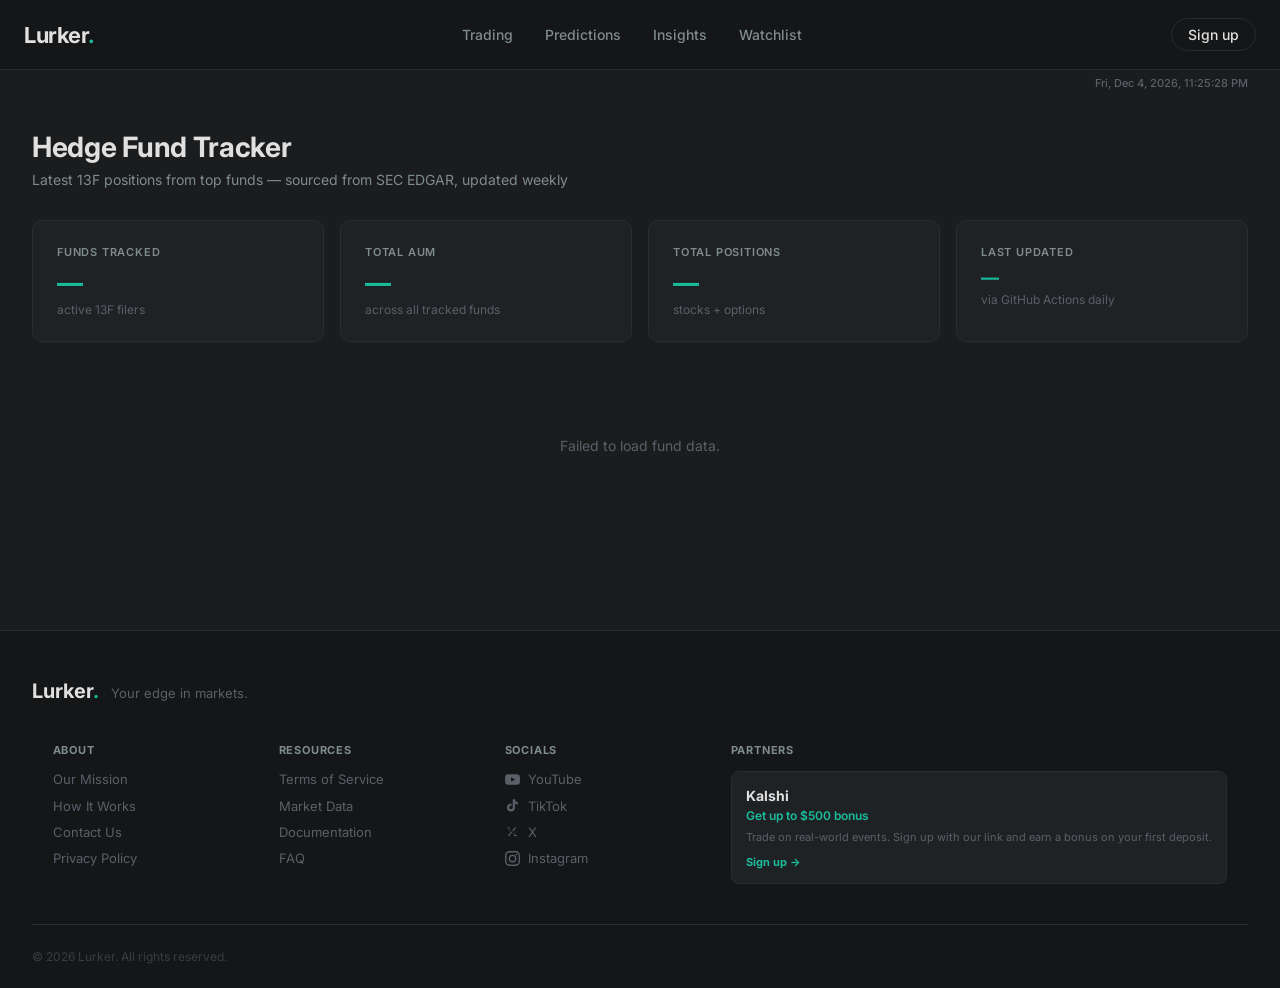
<file: hedgefunds.html>
<!DOCTYPE html>
<html>
  <head>
    <title>Hedge Funds - Lurker</title>
    <link rel="stylesheet" href="style.css">
    <style>
      .fund-tabs {
        display: flex;
        gap: 0.75rem;
        flex-wrap: wrap;
        margin-bottom: 1.5rem;
      }
      .fund-tab {
        display: flex;
        flex-direction: column;
        gap: 2px;
        padding: 10px 18px;
        border-radius: 8px;
        border: 1px solid #2a2d30;
        background: #1f2224;
        color: #7F8C8D;
        cursor: pointer;
        font-family: inherit;
        transition: all 0.15s;
        text-align: left;
      }
      .fund-tab.active {
        background: #1e2e2a;
        border-color: #1ABC9C;
        color: #e0e0e0;
      }
      .fund-tab:hover:not(.active) {
        background: #252830;
        color: #e0e0e0;
      }
      .fund-tab-name {
        font-size: 15px;
        font-weight: 700;
        color: inherit;
      }
      .fund-tab.active .fund-tab-name { color: #1ABC9C; }
      .fund-tab-date {
        font-size: 11px;
        color: #5a6068;
      }
      .fund-tab-aum {
        font-size: 12px;
        color: #7F8C8D;
        font-weight: 600;
      }

      .portfolio-grid {
        display: grid;
        grid-template-columns: repeat(auto-fit, minmax(200px, 1fr));
        gap: 1rem;
        margin-bottom: 1.5rem;
      }
      .portfolio-stat {
        background: #252830;
        border-radius: 8px;
        padding: 1rem 1.25rem;
      }
      .portfolio-stat-label { font-size: 11px; color: #7F8C8D; text-transform: uppercase; letter-spacing: 0.5px; margin-bottom: 4px; }
      .portfolio-stat-value { font-size: 22px; font-weight: 700; color: #1ABC9C; }
      .portfolio-stat-sub   { font-size: 12px; color: #5a6068; margin-top: 3px; }

      .position-badge {
        display: inline-block; font-size: 10px; font-weight: 700;
        padding: 2px 7px; border-radius: 3px; white-space: nowrap;
      }
      .badge-stock { background: #1e2e2a; color: #1ABC9C; }
      .badge-put   { background: #2e1e1e; color: #e05252; }
      .badge-call  { background: #1e2a1e; color: #4ade80; }

      .pct-bar-wrap { display: flex; align-items: center; gap: 8px; min-width: 120px; }
      .pct-bar-bg   { flex: 1; height: 4px; background: #2a2d30; border-radius: 2px; overflow: hidden; }
      .pct-bar-fill { height: 100%; border-radius: 2px; background: #1ABC9C; }
      .pct-bar-fill.option { background: #e05252; }

      .quarter-badge {
        font-size: 11px; color: #7F8C8D;
        background: #252830; padding: 2px 8px;
        border-radius: 4px; margin-left: 8px;
      }
      .filing-badge {
        font-size: 11px; color: #5a6068;
        margin-left: 8px;
      }
    </style>
  </head>
  <body>
    <div class="datetime-display" id="datetimeDisplay"></div>
    <div class="page">

      <div class="content-header">
        <h1>Hedge Fund Tracker</h1>
        <p>Latest 13F positions from top funds — sourced from SEC EDGAR, updated weekly</p>
      </div>

      <!-- Stats -->
      <div class="stats-grid">
        <div class="stat-card">
          <div class="stat-label">Funds Tracked</div>
          <div class="stat-value" id="statFunds">—</div>
          <div class="stat-sub">active 13F filers</div>
        </div>
        <div class="stat-card">
          <div class="stat-label">Total AUM</div>
          <div class="stat-value" id="statAum">—</div>
          <div class="stat-sub">across all tracked funds</div>
        </div>
        <div class="stat-card">
          <div class="stat-label">Total Positions</div>
          <div class="stat-value" id="statPositions">—</div>
          <div class="stat-sub">stocks + options</div>
        </div>
        <div class="stat-card">
          <div class="stat-label">Last Updated</div>
          <div class="stat-value" id="statUpdated" style="font-size:18px;">—</div>
          <div class="stat-sub">via GitHub Actions daily</div>
        </div>
      </div>

      <!-- Fund selector tabs -->
      <div id="fundTabsLoading" class="loading"><div class="spinner"></div> Loading funds...</div>
      <div id="fundTabs" class="fund-tabs" style="display:none;"></div>

      <!-- Selected fund portfolio -->
      <div id="fundWrap" style="display:none;">

        <div class="portfolio-grid" id="portfolioStats"></div>

        <div class="chart-section">
          <h2 id="positionsTitle">Positions <span class="refresh-badge">Live</span></h2>
          <p class="section-sub" id="positionsSub"></p>
          <div id="positionsLoading" class="loading"><div class="spinner"></div> Loading positions...</div>
          <div id="positionsWrap" class="table-scroll" style="display:none;">
            <table class="data-table">
              <thead>
                <tr>
                  <th>#</th>
                  <th>Company</th>
                  <th>Type</th>
                  <th>Shares / Contracts</th>
                  <th>Value</th>
                  <th>% Portfolio</th>
                </tr>
              </thead>
              <tbody id="positionsBody"></tbody>
            </table>
          </div>
        </div>

      </div>

    </div>

    <script src="navbar.js"></script>
    <script src="footer.js"></script>
    <script>
      const SUPABASE_URL = 'https://vhhfoedqioqdoaecxuwx.supabase.co';
      const SUPABASE_KEY = 'eyJhbGciOiJIUzI1NiIsInR5cCI6IkpXVCJ9.eyJpc3MiOiJzdXBhYmFzZSIsInJlZiI6InZoaGZvZWRxaW9xZG9hZWN4dXd4Iiwicm9sZSI6ImFub24iLCJpYXQiOjE3ODI0MTMxMTYsImV4cCI6MjA5Nzk4OTExNn0.ewy61NGEZriX0kYWksEozRC5JxtSYgu-kZDtVB-UUMQ';

      const headers = {
        'apikey':        SUPABASE_KEY,
        'Authorization': 'Bearer ' + SUPABASE_KEY,
        'Content-Type':  'application/json'
      };

      var activeFund = null;
      var allFunds   = [];
      var fundMeta   = {};  // cik → { latest_filed, latest_quarter }

      function fmt(v) {
        if (!v && v !== 0) return '—';
        if (v >= 1e9)  return '$' + (v / 1e9).toFixed(2) + 'B';
        if (v >= 1e6)  return '$' + (v / 1e6).toFixed(2) + 'M';
        if (v >= 1e3)  return '$' + (v / 1e3).toFixed(1) + 'K';
        return '$' + v.toFixed(0);
      }

      function fmtDate(d) {
        if (!d) return '—';
        return new Date(d + 'T12:00:00Z').toLocaleDateString('en-US', {
          month: 'long', day: 'numeric', year: 'numeric'
        });
      }

      function fmtShares(s) {
        return s ? Number(s).toLocaleString() : '—';
      }

      function show(id) { document.getElementById(id).style.display = ''; }
      function hide(id) { document.getElementById(id).style.display = 'none'; }

      // ── Load all funds + their latest filing date ─────────
      async function loadFunds() {
        // Load funds
        const fundsResp = await fetch(
          SUPABASE_URL + '/rest/v1/hedge_funds?select=*',
          { headers }
        );
        const funds = await fundsResp.json();

        // Load latest filing date per fund from fund_positions
        const metaResp = await fetch(
          SUPABASE_URL + '/rest/v1/fund_positions?select=fund_cik,filed_date,quarter&order=filed_date.desc',
          { headers }
        );
        const meta = await metaResp.json();

        // Build lookup: cik → latest filed_date + quarter
        meta.forEach(function(r) {
          if (!fundMeta[r.fund_cik]) {
            fundMeta[r.fund_cik] = {
              filed_date: r.filed_date,
              quarter:    r.quarter
            };
          }
        });

        // Sort funds by latest filing date descending
        funds.sort(function(a, b) {
          var da = fundMeta[a.cik] ? fundMeta[a.cik].filed_date : '0';
          var db = fundMeta[b.cik] ? fundMeta[b.cik].filed_date : '0';
          return db.localeCompare(da);
        });

        allFunds = funds;

        hide('fundTabsLoading');
        show('fundTabs');

        // Top stats
        var totalAum = funds.reduce(function(s, f) { return s + (f.aum || 0); }, 0);
        document.getElementById('statFunds').textContent   = funds.length;
        document.getElementById('statAum').textContent     = fmt(totalAum);
        document.getElementById('statUpdated').textContent = new Date().toLocaleDateString('en-US', {
          month: 'short', day: 'numeric', year: 'numeric'
        });

        // Build tabs — bigger cards with name, AUM, filing date
        var tabsEl = document.getElementById('fundTabs');
        tabsEl.innerHTML = funds.map(function(f) {
          var meta    = fundMeta[f.cik] || {};
          var dateStr = meta.filed_date ? fmtDate(meta.filed_date) : '—';
          return '<button class="fund-tab" onclick="selectFund(\'' + f.cik + '\')">' +
            '<span class="fund-tab-name">' + f.name + '</span>' +
            '<span class="fund-tab-aum">' + fmt(f.aum) + '</span>' +
            '<span class="fund-tab-date">Filed ' + dateStr + '</span>' +
          '</button>';
        }).join('');

        // Auto-select first fund
        if (funds.length > 0) {
          selectFund(funds[0].cik);
        }
      }

      // ── Select fund and load positions ────────────────────
      async function selectFund(cik) {
        activeFund = cik;

        // Update tab active state
        document.querySelectorAll('.fund-tab').forEach(function(t, i) {
          t.classList.toggle('active', allFunds[i] && allFunds[i].cik === cik);
        });

        show('fundWrap');
        hide('positionsWrap');
        show('positionsLoading');
        document.getElementById('positionsBody').innerHTML  = '';
        document.getElementById('portfolioStats').innerHTML = '';

        var fund = allFunds.find(function(f) { return f.cik === cik; });
        var meta = fundMeta[cik] || {};

        // Fetch positions
        const resp = await fetch(
          SUPABASE_URL + '/rest/v1/fund_positions' +
          '?select=*&fund_cik=eq.' + cik +
          '&order=value_usd.desc&limit=500',
          { headers }
        );
        const positions = await resp.json();

        // Get latest quarter
        var quarters = [];
        positions.forEach(function(p) {
          if (quarters.indexOf(p.quarter) === -1) quarters.push(p.quarter);
        });
        quarters.sort().reverse();
        var latestQ   = quarters[0] || '—';
        var filtered  = positions.filter(function(p) { return p.quarter === latestQ; });

        var stocks  = filtered.filter(function(p) { return !p.is_option; });
        var options = filtered.filter(function(p) { return p.is_option; });
        var total   = filtered.reduce(function(s, p) { return s + (p.value_usd || 0); }, 0);
        var stockV  = stocks.reduce(function(s, p)   { return s + (p.value_usd || 0); }, 0);
        var optionV = options.reduce(function(s, p)  { return s + (p.value_usd || 0); }, 0);

        document.getElementById('statPositions').textContent = filtered.length;

        // Full filing date
        var filedFull = meta.filed_date ? fmtDate(meta.filed_date) : '—';

        // Portfolio summary cards
        document.getElementById('portfolioStats').innerHTML =
          '<div class="portfolio-stat">' +
            '<div class="portfolio-stat-label">Portfolio AUM</div>' +
            '<div class="portfolio-stat-value">' + fmt(total) + '</div>' +
            '<div class="portfolio-stat-sub">as of ' + latestQ + '</div>' +
          '</div>' +
          '<div class="portfolio-stat">' +
            '<div class="portfolio-stat-label">Stock Positions</div>' +
            '<div class="portfolio-stat-value">' + stocks.length + '</div>' +
            '<div class="portfolio-stat-sub">' + fmt(stockV) + '</div>' +
          '</div>' +
          '<div class="portfolio-stat">' +
            '<div class="portfolio-stat-label">Option Positions</div>' +
            '<div class="portfolio-stat-value">' + options.length + '</div>' +
            '<div class="portfolio-stat-sub">' + fmt(optionV) + '</div>' +
          '</div>' +
          '<div class="portfolio-stat">' +
            '<div class="portfolio-stat-label">Largest Position</div>' +
            '<div class="portfolio-stat-value" style="font-size:15px;line-height:1.3;">' + (filtered[0] ? filtered[0].company_name : '—') + '</div>' +
            '<div class="portfolio-stat-sub">' + (filtered[0] ? fmt(filtered[0].value_usd) : '') + '</div>' +
          '</div>';

        // Section title with full filing date
        document.getElementById('positionsTitle').innerHTML =
          (fund ? fund.name : '') + ' Positions' +
          ' <span class="refresh-badge">Live</span>' +
          ' <span class="quarter-badge">' + latestQ + '</span>' +
          ' <span class="filing-badge">Filed ' + filedFull + '</span>';

        document.getElementById('positionsSub').textContent =
          filtered.length + ' positions · sorted by value';

        // Positions table
        hide('positionsLoading');
        show('positionsWrap');

        if (!filtered.length) {
          document.getElementById('positionsBody').innerHTML =
            '<tr><td colspan="6" class="no-data">No positions found.</td></tr>';
          return;
        }

        document.getElementById('positionsBody').innerHTML = filtered.map(function(p, i) {
          var badgeCls = p.is_option
            ? (p.put_call === 'Put' ? 'badge-put' : 'badge-call')
            : 'badge-stock';
          var badgeTxt = p.is_option ? p.put_call : 'Stock';
          var pct      = p.pct_portfolio || 0;
          var barCls   = p.is_option ? 'option' : '';
          var barWidth = Math.min(pct, 100).toFixed(1);

          return '<tr>' +
            '<td style="color:#5a6068;font-weight:700;">' + (i + 1) + '</td>' +
            '<td style="font-weight:600;color:#e0e0e0;">' + (p.company_name || '—') + '</td>' +
            '<td><span class="position-badge ' + badgeCls + '">' + badgeTxt + '</span></td>' +
            '<td>' + fmtShares(p.shares) + '</td>' +
            '<td style="font-weight:600;color:#e0e0e0;">' + fmt(p.value_usd) + '</td>' +
            '<td>' +
              '<div class="pct-bar-wrap">' +
                '<div class="pct-bar-bg">' +
                  '<div class="pct-bar-fill ' + barCls + '" style="width:' + barWidth + '%;"></div>' +
                '</div>' +
                '<span style="font-size:12px;color:#7F8C8D;min-width:36px;">' + pct.toFixed(1) + '%</span>' +
              '</div>' +
            '</td>' +
          '</tr>';
        }).join('');
      }

      // ── Init ─────────────────────────────────────────────
      loadFunds().catch(function(err) {
        console.error(err);
        document.getElementById('fundTabsLoading').textContent = 'Failed to load fund data.';
      });

      function updateDateTime() {
        document.getElementById('datetimeDisplay').textContent =
          new Date().toLocaleDateString('en-US', {
            weekday: 'short', month: 'short', day: 'numeric',
            year: 'numeric', hour: '2-digit', minute: '2-digit', second: '2-digit'
          });
      }
      updateDateTime();
      setInterval(updateDateTime, 1000);
    </script>
  </body>
</html>
</file>
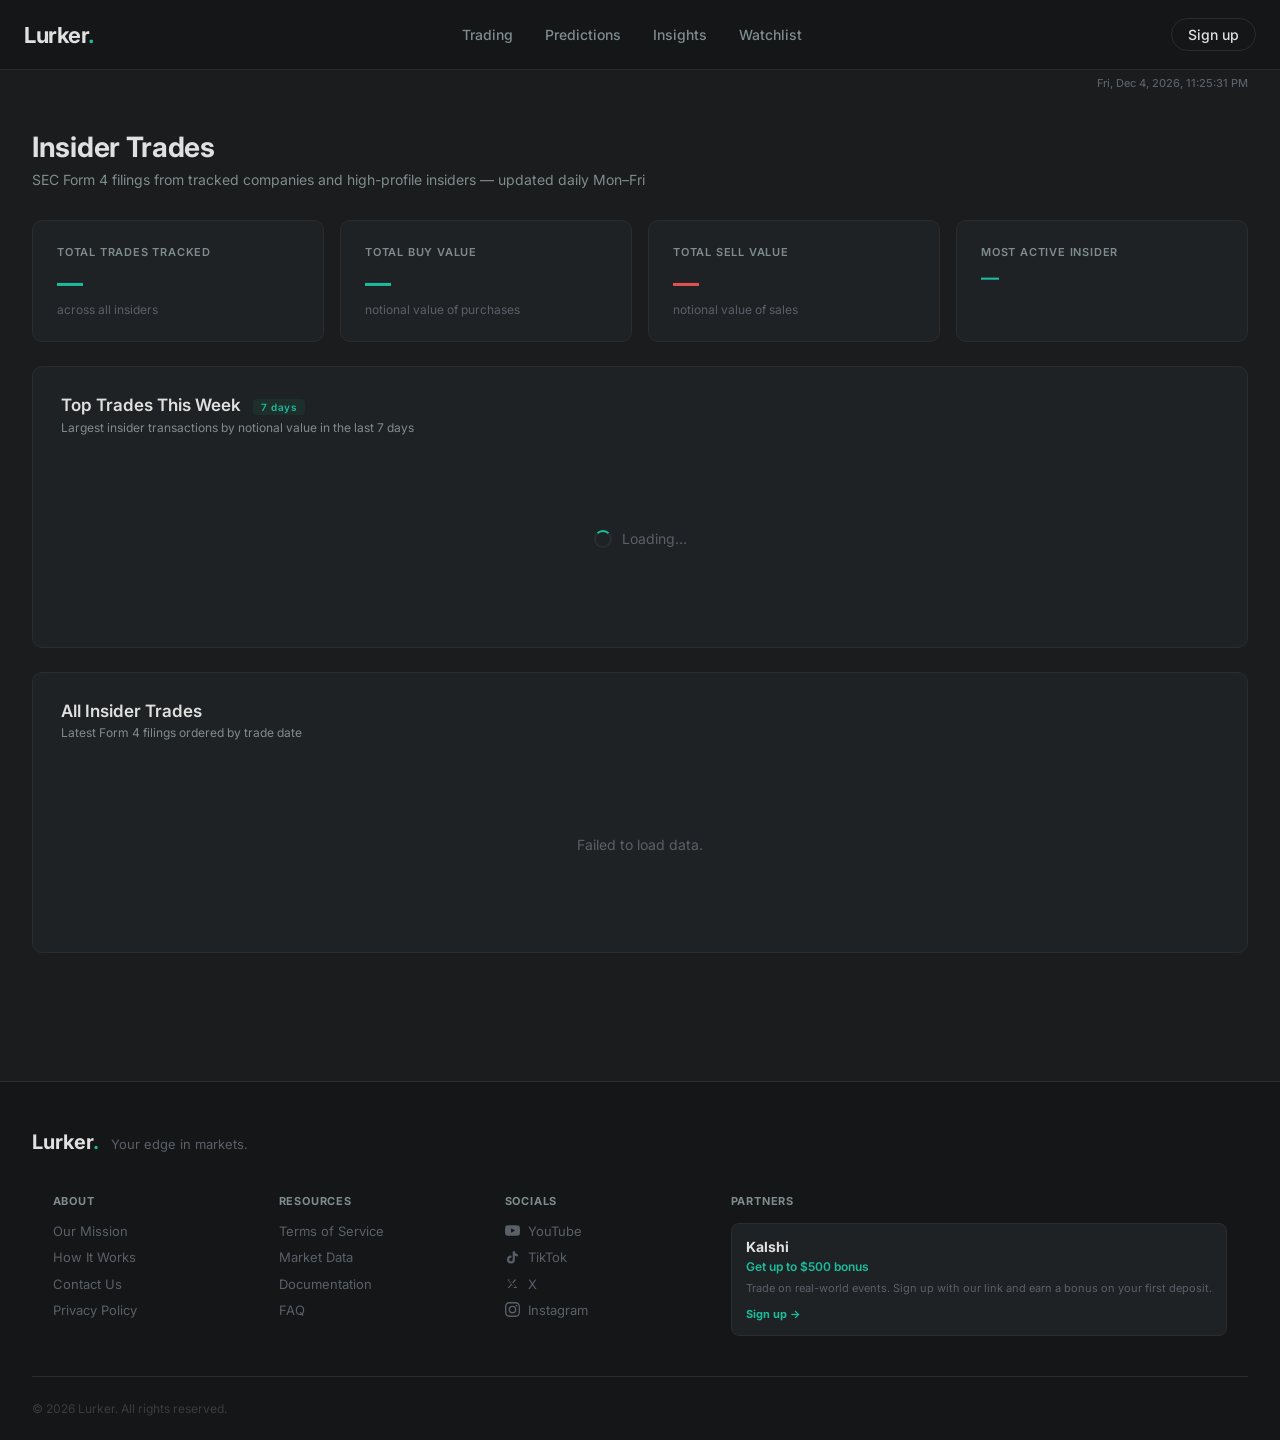
<file: insider_trades.html>
<!DOCTYPE html>
<html>
  <head>
    <title>Insider Trades - Lurker</title>
    <link rel="stylesheet" href="style.css">
  </head>
  <body>
    <div class="datetime-display" id="datetimeDisplay"></div>
    <div class="page">

      <div class="content-header">
        <h1>Insider Trades</h1>
        <p>SEC Form 4 filings from tracked companies and high-profile insiders — updated daily Mon–Fri</p>
      </div>

      <!-- Stats -->
      <div class="stats-grid">
        <div class="stat-card">
          <div class="stat-label">Total Trades Tracked</div>
          <div class="stat-value" id="statTotal">—</div>
          <div class="stat-sub">across all insiders</div>
        </div>
        <div class="stat-card">
          <div class="stat-label">Total Buy Value</div>
          <div class="stat-value" id="statBuyValue">—</div>
          <div class="stat-sub">notional value of purchases</div>
        </div>
        <div class="stat-card">
          <div class="stat-label">Total Sell Value</div>
          <div class="stat-value" id="statSellValue" style="color:#e05252;">—</div>
          <div class="stat-sub">notional value of sales</div>
        </div>
        <div class="stat-card">
          <div class="stat-label">Most Active Insider</div>
          <div class="stat-value" id="statTopInsider" style="font-size:18px;">—</div>
          <div class="stat-sub" id="statTopInsiderSub"></div>
        </div>
      </div>

      <!-- Top Trades This Week -->
      <div class="chart-section" style="margin-bottom:1.5rem;">
        <h2>Top Trades This Week <span class="refresh-badge">7 days</span></h2>
        <p class="section-sub">Largest insider transactions by notional value in the last 7 days</p>
        <div id="topLoading" class="loading"><div class="spinner"></div> Loading…</div>
        <div id="topWrap" class="table-scroll" style="display:none;">
          <table class="data-table">
            <thead>
              <tr>
                <th>#</th>
                <th>Date</th>
                <th>Insider</th>
                <th>Title</th>
                <th>Ticker</th>
                <th>Company</th>
                <th>Action</th>
                <th>Shares</th>
                <th>Notional Value</th>
                <th>Filing</th>
              </tr>
            </thead>
            <tbody id="topBody"></tbody>
          </table>
        </div>
      </div>

      <!-- Trades Table -->
      <div class="chart-section">
        <h2>All Insider Trades</h2>
        <p class="section-sub">Latest Form 4 filings ordered by trade date</p>
        <div id="tableLoading" class="loading">
          <div class="spinner"></div> Loading trades…
        </div>
        <div id="tableWrap" class="table-scroll" style="display:none;">
          <table class="data-table">
            <thead>
              <tr>
                <th>Date</th>
                <th>Insider</th>
                <th>Title</th>
                <th>Ticker</th>
                <th>Company</th>
                <th>Action</th>
                <th>Shares</th>
                <th>Notional Value</th>
                <th>Security</th>
                <th>Filing</th>
              </tr>
            </thead>
            <tbody id="tradesBody"></tbody>
          </table>
        </div>
      </div>

    </div>

    <script src="navbar.js"></script>
    <script src="footer.js"></script>
    <script>
      const SUPABASE_URL = 'https://vhhfoedqioqdoaecxuwx.supabase.co';
      const SUPABASE_KEY = 'eyJhbGciOiJIUzI1NiIsInR5cCI6IkpXVCJ9.eyJpc3MiOiJzdXBhYmFzZSIsInJlZiI6InZoaGZvZWRxaW9xZG9hZWN4dXd4Iiwicm9sZSI6ImFub24iLCJpYXQiOjE3ODI0MTMxMTYsImV4cCI6MjA5Nzk4OTExNn0.ewy61NGEZriX0kYWksEozRC5JxtSYgu-kZDtVB-UUMQ';

      const headers = {
        'apikey':        SUPABASE_KEY,
        'Authorization': 'Bearer ' + SUPABASE_KEY,
        'Content-Type':  'application/json'
      };

      function fmt(amount) {
        if (!amount && amount !== 0) return '—';
        if (amount >= 1e9) return '$' + (amount / 1e9).toFixed(1) + 'B';
        if (amount >= 1e6) return '$' + (amount / 1e6).toFixed(1) + 'M';
        if (amount >= 1e3) return '$' + (amount / 1e3).toFixed(0) + 'K';
        return '$' + amount.toFixed(0);
      }

      function fmtDate(iso) {
        if (!iso) return '—';
        return new Date(iso).toLocaleDateString('en-US', { month: 'short', day: 'numeric', year: 'numeric' });
      }

      // Convert raw XML filing URL to EDGAR filing index page
      // e.g. https://www.sec.gov/Archives/edgar/data/320193/000032019326000123/ownership.xml
      //   → https://www.sec.gov/cgi-bin/browse-edgar?action=getcompany&CIK=320193&type=4&dateb=&owner=include&count=10
      function filingPageUrl(filingUrl, ticker) {
        if (!filingUrl) return '#';
        // Extract CIK from URL path: /Archives/edgar/data/CIK/...
        var match = filingUrl.match(/\/Archives\/edgar\/data\/(\d+)\//);
        if (match) {
          var cik = match[1];
          return 'https://www.sec.gov/cgi-bin/browse-edgar?action=getcompany&CIK=' + cik + '&type=4&dateb=&owner=include&count=10';
        }
        return filingUrl;
      }

      function show(id) { document.getElementById(id).style.display = ''; }
      function hide(id) { document.getElementById(id).style.display = 'none'; }

      async function loadTrades() {
        const resp = await fetch(
          SUPABASE_URL + '/rest/v1/insider_trades?select=*&order=trade_date.desc&limit=500',
          { headers }
        );
        return await resp.json();
      }

      function renderStats(trades) {
        const buyValue  = trades.filter(t => t.action === 'Buy').reduce((s, t)  => s + (t.notional_value || 0), 0);
        const sellValue = trades.filter(t => t.action === 'Sell').reduce((s, t) => s + (t.notional_value || 0), 0);

        const counts = {};
        trades.forEach(t => { counts[t.insider_name] = (counts[t.insider_name] || 0) + 1; });
        const top = Object.entries(counts).sort((a, b) => b[1] - a[1])[0];

        document.getElementById('statTotal').textContent         = trades.length.toLocaleString();
        document.getElementById('statBuyValue').textContent      = fmt(buyValue);
        document.getElementById('statSellValue').textContent     = fmt(sellValue);
        document.getElementById('statTopInsider').textContent    = top ? top[0].split(' ')[0] : '—';
        document.getElementById('statTopInsiderSub').textContent = top ? top[1] + ' trade' + (top[1] > 1 ? 's' : '') + ' filed' : '';
      }

      function renderTable(trades) {
        hide('tableLoading');
        show('tableWrap');

        const tbody = document.getElementById('tradesBody');
        if (!trades.length) {
          tbody.innerHTML = '<tr><td colspan="10" class="no-data">No insider trades found.</td></tr>';
          return;
        }

        tbody.innerHTML = trades.map(function(t) {
          var actionCls  = t.action === 'Buy' ? 'badge-buy' : 'badge-sell';
          var titleStr   = t.title ? '<span style="font-size:11px;color:#5a6068;">' + t.title + '</span>' : '—';
          var secLink    = filingPageUrl(t.filing_url, t.ticker);

          return '<tr>' +
            '<td style="white-space:nowrap;">' + fmtDate(t.trade_date) + '</td>' +
            '<td style="font-weight:600;color:#e0e0e0;">' + (t.insider_name || '—') + '</td>' +
            '<td>' + titleStr + '</td>' +
            '<td><span style="font-family:monospace;font-size:12px;font-weight:700;color:#1ABC9C;">' + (t.ticker || '—') + '</span></td>' +
            '<td style="color:#c0c0c0;">' + (t.issuer_name || t.company || '—') + '</td>' +
            '<td><span class="' + actionCls + '">' + (t.action || '—') + '</span></td>' +
            '<td>' + (t.shares ? Math.abs(t.shares).toLocaleString() : '—') + '</td>' +
            '<td style="font-weight:600;color:#e0e0e0;">' + fmt(t.notional_value) + '</td>' +
            '<td style="color:#7F8C8D;font-size:12px;">' + (t.security || '—') + '</td>' +
            '<td><a class="wallet-link" href="' + secLink + '" target="_blank">SEC ↗</a></td>' +
          '</tr>';
        }).join('');
      }

      function renderTopTrades(trades) {
        hide('topLoading'); show('topWrap');
        const tbody = document.getElementById('topBody');

        // Filter to last 7 days, sort by notional value desc, take top 7
        const since = new Date();
        since.setDate(since.getDate() - 7);
        const top = trades
          .filter(function(t) { return t.trade_date && new Date(t.trade_date) >= since && t.notional_value > 0; })
          .sort(function(a, b) { return (b.notional_value || 0) - (a.notional_value || 0); })
          .slice(0, 7);

        if (!top.length) {
          tbody.innerHTML = '<tr><td colspan="10" class="no-data">No trades in the last 7 days.</td></tr>';
          return;
        }

        tbody.innerHTML = top.map(function(t, i) {
          var actionCls = t.action === 'Buy' ? 'badge-buy' : 'badge-sell';
          var titleStr  = t.title ? '<span style="font-size:11px;color:#5a6068;">' + t.title + '</span>' : '—';
          var secLink   = filingPageUrl(t.filing_url, t.ticker);
          return '<tr>' +
            '<td style="color:#5a6068;font-weight:700;">' + (i+1) + '</td>' +
            '<td style="white-space:nowrap;">' + fmtDate(t.trade_date) + '</td>' +
            '<td style="font-weight:600;color:#e0e0e0;">' + (t.insider_name || '—') + '</td>' +
            '<td>' + titleStr + '</td>' +
            '<td><span style="font-family:monospace;font-size:12px;font-weight:700;color:#1ABC9C;">' + (t.ticker || '—') + '</span></td>' +
            '<td style="color:#c0c0c0;">' + (t.issuer_name || t.company || '—') + '</td>' +
            '<td><span class="' + actionCls + '">' + (t.action || '—') + '</span></td>' +
            '<td>' + (t.shares ? Math.abs(t.shares).toLocaleString() : '—') + '</td>' +
            '<td style="font-weight:700;color:#e0e0e0;font-size:14px;">' + fmt(t.notional_value) + '</td>' +
            '<td><a class="wallet-link" href="' + secLink + '" target="_blank">SEC ↗</a></td>' +
          '</tr>';
        }).join('');
      }

      async function init() {
        try {
          const trades = await loadTrades();
          renderStats(trades);
          renderTopTrades(trades);
          renderTable(trades);
        } catch (err) {
          console.error(err);
          document.getElementById('tableLoading').textContent = 'Failed to load data.';
        }
      }

      init();

      function updateDateTime() {
        document.getElementById('datetimeDisplay').textContent =
          new Date().toLocaleDateString('en-US', {
            weekday: 'short', month: 'short', day: 'numeric',
            year: 'numeric', hour: '2-digit', minute: '2-digit', second: '2-digit'
          });
      }
      updateDateTime();
      setInterval(updateDateTime, 1000);
    </script>
  </body>
</html>
</file>
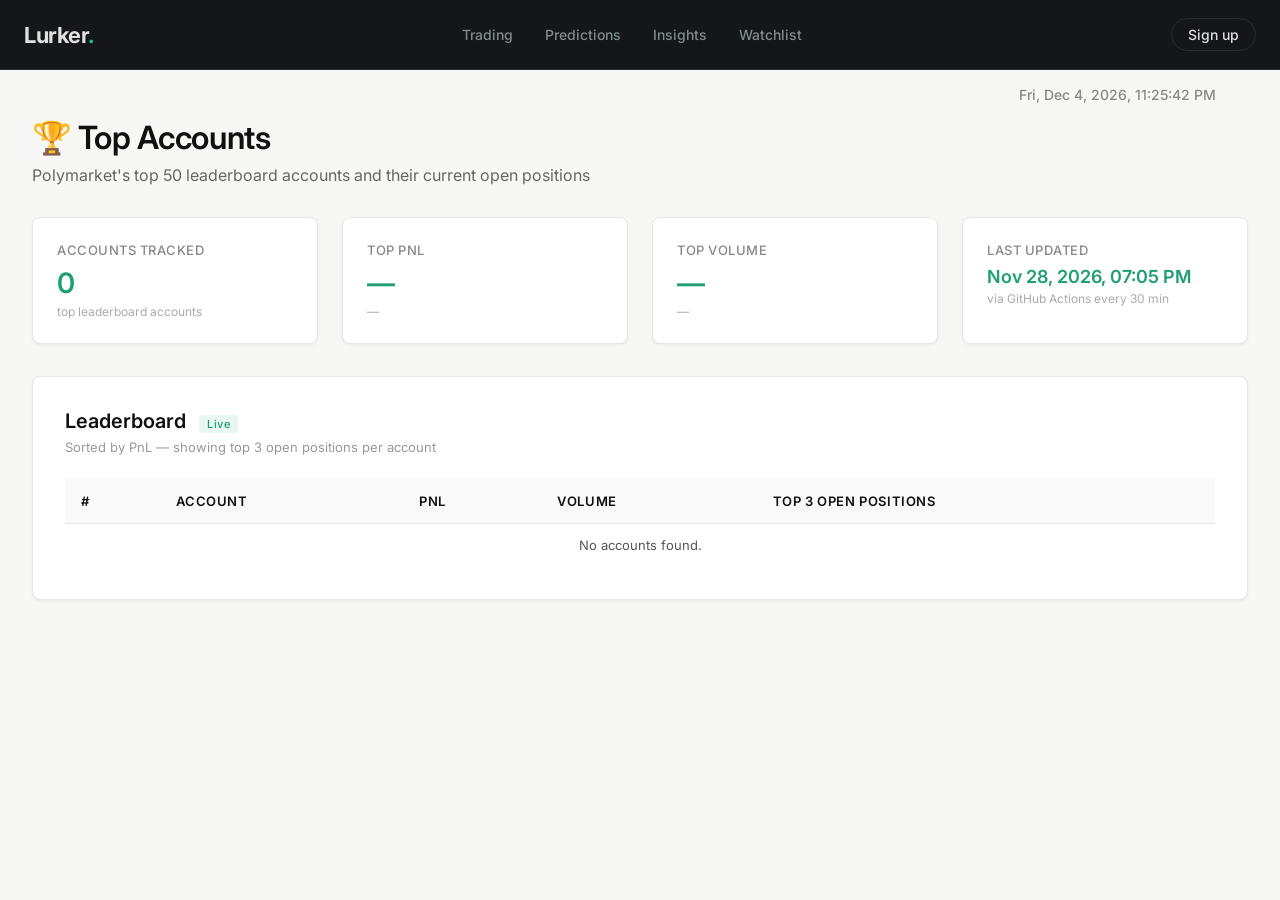
<file: polymarkettopaccounts.html>
<!DOCTYPE html>
<html>
  <head>
    <title>Top Accounts - Lurker</title>
    <link rel="stylesheet" href="style.css">
    <style>
      body { background: #f7f7f5; }
      .page { padding: 3rem 2rem; }

      .datetime-display {
        position: fixed; top: 80px; right: 2rem;
        font-size: 14px; color: #888; font-weight: 500;
      }

      .content-header { margin-bottom: 2rem; }
      .content-header h1 { font-size: 32px; font-weight: 600; color: #111; margin-bottom: 0.5rem; }
      .content-header p { font-size: 16px; color: #666; }

      .stats-grid {
        display: grid;
        grid-template-columns: repeat(auto-fit, minmax(220px, 1fr));
        gap: 1.5rem; margin-bottom: 2rem;
      }
      .stat-card {
        background: white; padding: 1.5rem; border-radius: 8px;
        border: 1px solid #e5e5e5; box-shadow: 0 1px 3px rgba(0,0,0,0.05);
      }
      .stat-label { font-size: 13px; color: #888; font-weight: 500; margin-bottom: 0.5rem; text-transform: uppercase; letter-spacing: 0.5px; }
      .stat-value { font-size: 28px; font-weight: 600; color: #1D9E75; }
      .stat-sub { font-size: 12px; color: #aaa; margin-top: 4px; }

      .chart-section {
        background: white; padding: 2rem; border-radius: 8px;
        border: 1px solid #e5e5e5; box-shadow: 0 1px 3px rgba(0,0,0,0.05);
        margin-bottom: 2rem;
      }
      .chart-section h2 { font-size: 20px; font-weight: 600; color: #111; margin-bottom: 0.4rem; }
      .section-sub { font-size: 13px; color: #999; margin-bottom: 1.5rem; }

      .loading {
        display: flex; align-items: center; justify-content: center;
        height: 160px; color: #aaa; font-size: 15px; gap: 10px;
      }
      .spinner {
        width: 18px; height: 18px; border: 2px solid #e5e5e5;
        border-top-color: #1D9E75; border-radius: 50%;
        animation: spin 0.8s linear infinite;
      }
      @keyframes spin { to { transform: rotate(360deg); } }

      .table-scroll { overflow-x: auto; }
      .data-table { width: 100%; border-collapse: collapse; }
      .data-table th {
        background: #f9f9f9; padding: 0.85rem 1rem; text-align: left;
        font-weight: 600; color: #111; border-bottom: 1px solid #e5e5e5;
        font-size: 13px; white-space: nowrap;
      }
      .data-table td {
        padding: 0.85rem 1rem; border-bottom: 1px solid #f0f0f0;
        font-size: 13px; color: #555; vertical-align: top;
      }
      .data-table tr:last-child td { border-bottom: none; }
      .data-table tr:hover td { background: #fafafa; }

      .outcome-badge {
        display: inline-block; font-size: 10px; font-weight: 700;
        padding: 1px 6px; border-radius: 3px; margin-right: 4px;
        background: #111; color: white;
      }
      .position-list { display: flex; flex-direction: column; gap: 4px; }
      .position-item { font-size: 12px; color: #444; line-height: 1.4; }
      .wallet-link { color: #1D9E75; text-decoration: none; font-family: monospace; font-size: 12px; }
      .wallet-link:hover { text-decoration: underline; }
      .view-link { color: #1D9E75; text-decoration: none; font-size: 12px; }
      .view-link:hover { text-decoration: underline; }
      .pnl-pos { color: #1D9E75; font-weight: 600; }
      .pnl-neg { color: #e05252; font-weight: 600; }
      .no-data { text-align: center; color: #aaa; padding: 2rem; font-size: 14px; }
      .refresh-badge {
        display: inline-block; font-size: 11px; background: #e8f7f2;
        color: #1D9E75; padding: 2px 8px; border-radius: 4px;
        margin-left: 8px; font-weight: 500;
      }
    </style>
  </head>
  <body>
    <div class="datetime-display" id="datetimeDisplay"></div>
    <div class="page">

      <div class="content-header">
        <h1>🏆 Top Accounts</h1>
        <p>Polymarket's top 50 leaderboard accounts and their current open positions</p>
      </div>

      <!-- Stats -->
      <div class="stats-grid">
        <div class="stat-card">
          <div class="stat-label">Accounts Tracked</div>
          <div class="stat-value" id="statAccounts">—</div>
          <div class="stat-sub">top leaderboard accounts</div>
        </div>
        <div class="stat-card">
          <div class="stat-label">Top PnL</div>
          <div class="stat-value" id="statTopPnl">—</div>
          <div class="stat-sub" id="statTopName"></div>
        </div>
        <div class="stat-card">
          <div class="stat-label">Top Volume</div>
          <div class="stat-value" id="statTopVol">—</div>
          <div class="stat-sub" id="statTopVolName"></div>
        </div>
        <div class="stat-card">
          <div class="stat-label">Last Updated</div>
          <div class="stat-value" id="statUpdated" style="font-size:18px;">—</div>
          <div class="stat-sub">via GitHub Actions every 30 min</div>
        </div>
      </div>

      <!-- Accounts Table -->
      <div class="chart-section">
        <h2>Leaderboard <span class="refresh-badge">Live</span></h2>
        <p class="section-sub">Sorted by PnL — showing top 3 open positions per account</p>
        <div id="accountsLoading" class="loading">
          <div class="spinner"></div> Loading accounts…
        </div>
        <div id="accountsWrap" class="table-scroll" style="display:none;">
          <table class="data-table">
            <thead>
              <tr>
                <th>#</th>
                <th>Account</th>
                <th>PnL</th>
                <th>Volume</th>
                <th>Top 3 Open Positions</th>
              </tr>
            </thead>
            <tbody id="accountsBody"></tbody>
          </table>
        </div>
      </div>

    </div>

    <script src="navbar.js"></script>
    <script>
      const WHALES_URL = './data/whales.json';

      function fmt(val) {
        if (!val && val !== 0) return '—';
        if (Math.abs(val) >= 1e9) return '$' + (val/1e9).toFixed(1) + 'B';
        if (Math.abs(val) >= 1e6) return '$' + (val/1e6).toFixed(1) + 'M';
        if (Math.abs(val) >= 1e3) return '$' + (val/1e3).toFixed(0) + 'K';
        return '$' + Number(val).toFixed(0);
      }

      function fmtDate(iso) {
        if (!iso) return '—';
        return new Date(iso).toLocaleDateString('en-US', {
          month: 'short', day: 'numeric', year: 'numeric',
          hour: '2-digit', minute: '2-digit'
        });
      }

      function shortWallet(addr) {
        if (!addr) return '—';
        if (addr.length < 20) return addr;
        return addr.slice(0, 6) + '...' + addr.slice(-4);
      }

      function show(id) { document.getElementById(id).style.display = ''; }
      function hide(id) { document.getElementById(id).style.display = 'none'; }

      function renderStats(data) {
        const accounts = data?.accounts || [];
        const byPnl    = [...accounts].sort((a, b) => b.pnl - a.pnl);
        const byVol    = [...accounts].sort((a, b) => b.volume - a.volume);
        const topPnl   = byPnl[0];
        const topVol   = byVol[0];

        document.getElementById('statAccounts').textContent  = accounts.length;
        document.getElementById('statUpdated').textContent   = fmtDate(data?.last_updated);
        document.getElementById('statTopPnl').textContent    = topPnl ? fmt(topPnl.pnl) : '—';
        document.getElementById('statTopName').textContent   = topPnl?.name || shortWallet(topPnl?.wallet);
        document.getElementById('statTopVol').textContent    = topVol ? fmt(topVol.volume) : '—';
        document.getElementById('statTopVolName').textContent = topVol?.name || shortWallet(topVol?.wallet);
      }

      function renderAccounts(accounts) {
        hide('accountsLoading'); show('accountsWrap');
        const tbody = document.getElementById('accountsBody');

        if (!accounts?.length) {
          tbody.innerHTML = '<tr><td colspan="5" class="no-data">No accounts found.</td></tr>';
          return;
        }

        tbody.innerHTML = accounts.map((a, i) => {
          const pnlCls = a.pnl >= 0 ? 'pnl-pos' : 'pnl-neg';

          // Sort positions by size desc, show top 3
          const top3 = (a.positions || [])
            .sort((x, y) => (y.size || 0) - (x.size || 0))
            .slice(0, 3);

          const posHtml = top3.length
            ? `<div class="position-list">
                ${top3.map(p => `
                  <div class="position-item">
                    <span class="outcome-badge">${p.outcome || 'YES'}</span>
                    ${(p.market || '').slice(0, 45)}
                    <span style="color:#1D9E75;font-weight:600;"> · ${fmt(p.size)}</span>
                    <span style="color:#888;"> @ ${p.avg_price}</span>
                  </div>`).join('')}
                <div style="margin-top:5px;">
                  <a class="view-link" href="https://polymarket.com/profile/${a.wallet}" target="_blank">
                    View all positions ↗
                  </a>
                </div>
              </div>`
            : `<a class="view-link" href="https://polymarket.com/profile/${a.wallet}" target="_blank">View profile ↗</a>`;

          return `<tr>
            <td style="font-weight:700;color:#bbb;">${i + 1}</td>
            <td>
              <a class="wallet-link" href="https://polymarket.com/profile/${a.wallet}" target="_blank">
                ${a.name || shortWallet(a.wallet)}
              </a>
            </td>
            <td><span class="${pnlCls}">${a.pnl >= 0 ? '+' : ''}${fmt(a.pnl)}</span></td>
            <td style="font-weight:600;color:#111;">${fmt(a.volume)}</td>
            <td>${posHtml}</td>
          </tr>`;
        }).join('');
      }

      async function init() {
        try {
          const resp = await fetch(WHALES_URL + '?t=' + Date.now());
          if (!resp.ok) throw new Error(`HTTP ${resp.status}`);
          const data = await resp.json();
          renderStats(data);
          renderAccounts(data.accounts || []);
        } catch (err) {
          console.error('Failed to load:', err);
          document.getElementById('accountsLoading').innerHTML =
            'No data yet — run the GitHub Action to generate whales.json';
        }
      }

      init();
      setInterval(init, 5 * 60 * 1000);

      function updateDateTime() {
        document.getElementById('datetimeDisplay').textContent =
          new Date().toLocaleDateString('en-US', {
            weekday: 'short', month: 'short', day: 'numeric',
            year: 'numeric', hour: '2-digit', minute: '2-digit', second: '2-digit'
          });
      }
      updateDateTime();
      setInterval(updateDateTime, 1000);
    </script>
  </body>
</html>
</file>
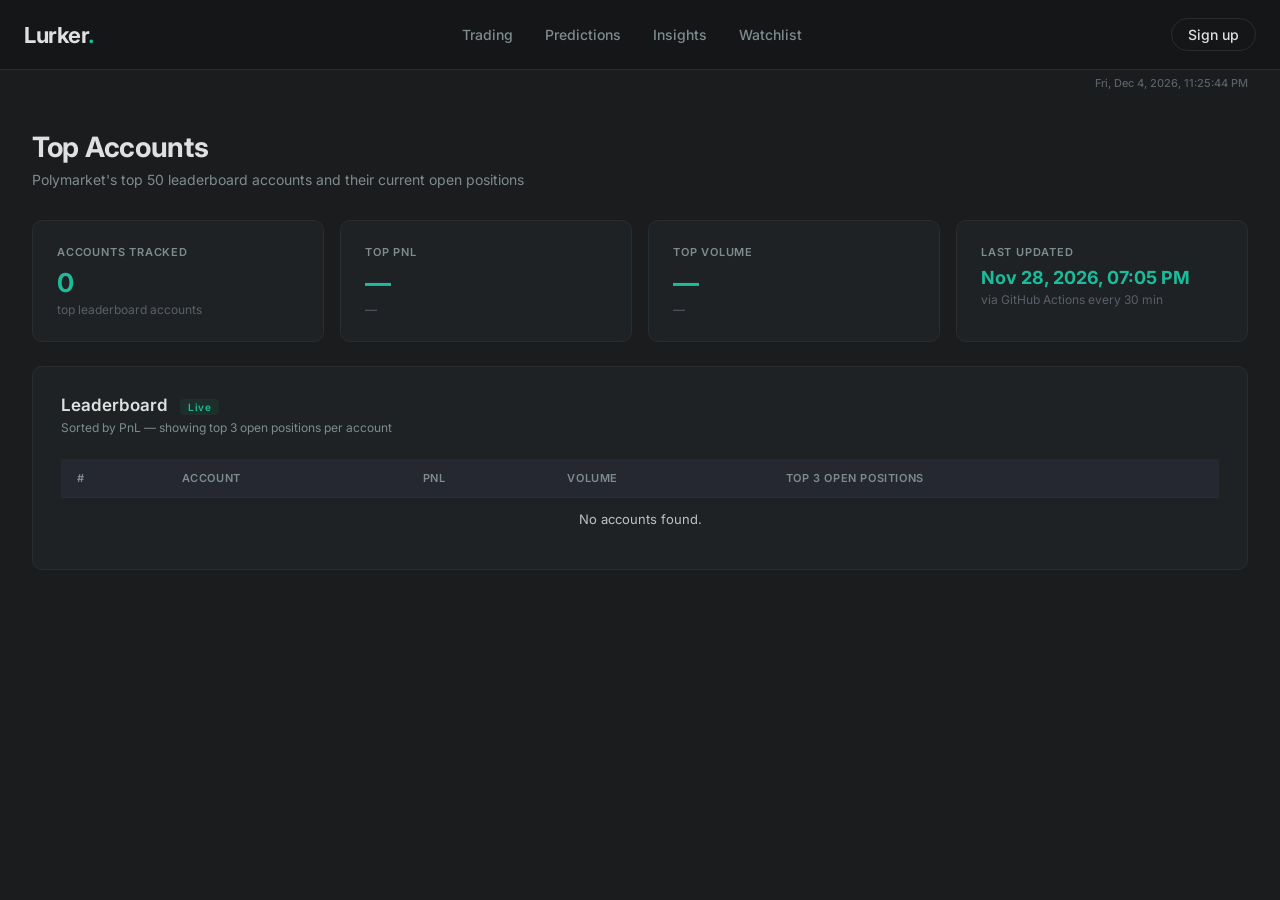
<file: polytopaccounts.html>
<!DOCTYPE html>
<html>
  <head>
    <title>Top Accounts - Lurker</title>
    <link rel="stylesheet" href="style.css">
  </head>
  <body>
    <div class="datetime-display" id="datetimeDisplay"></div>
    <div class="page">
      <div class="content-header">
        <h1>Top Accounts</h1>
        <p>Polymarket's top 50 leaderboard accounts and their current open positions</p>
      </div>

      <div class="stats-grid">
        <div class="stat-card">
          <div class="stat-label">Accounts Tracked</div>
          <div class="stat-value" id="statAccounts">—</div>
          <div class="stat-sub">top leaderboard accounts</div>
        </div>
        <div class="stat-card">
          <div class="stat-label">Top PnL</div>
          <div class="stat-value" id="statTopPnl">—</div>
          <div class="stat-sub" id="statTopName"></div>
        </div>
        <div class="stat-card">
          <div class="stat-label">Top Volume</div>
          <div class="stat-value" id="statTopVol">—</div>
          <div class="stat-sub" id="statTopVolName"></div>
        </div>
        <div class="stat-card">
          <div class="stat-label">Last Updated</div>
          <div class="stat-value" id="statUpdated" style="font-size:18px;">—</div>
          <div class="stat-sub">via GitHub Actions every 30 min</div>
        </div>
      </div>

      <div class="chart-section">
        <h2>Leaderboard <span class="refresh-badge">Live</span></h2>
        <p class="section-sub">Sorted by PnL — showing top 3 open positions per account</p>
        <div id="accountsLoading" class="loading">
          <div class="spinner"></div> Loading accounts…
        </div>
        <div id="accountsWrap" class="table-scroll" style="display:none;">
          <table class="data-table">
            <thead>
              <tr>
                <th>#</th>
                <th>Account</th>
                <th>PnL</th>
                <th>Volume</th>
                <th>Top 3 Open Positions</th>
              </tr>
            </thead>
            <tbody id="accountsBody"></tbody>
          </table>
        </div>
      </div>
    </div>

    <script src="navbar.js"></script>
    <script>
      const WHALES_URL = './data/whales.json';

      function fmt(val) {
        if (!val && val !== 0) return '—';
        if (Math.abs(val) >= 1e9) return '$' + (val/1e9).toFixed(1) + 'B';
        if (Math.abs(val) >= 1e6) return '$' + (val/1e6).toFixed(1) + 'M';
        if (Math.abs(val) >= 1e3) return '$' + (val/1e3).toFixed(0) + 'K';
        return '$' + Number(val).toFixed(0);
      }

      function fmtDate(iso) {
        if (!iso) return '—';
        return new Date(iso).toLocaleDateString('en-US', {
          month: 'short', day: 'numeric', year: 'numeric',
          hour: '2-digit', minute: '2-digit'
        });
      }

      function shortWallet(addr) {
        if (!addr) return '—';
        if (addr.length < 20) return addr;
        return addr.slice(0, 6) + '...' + addr.slice(-4);
      }

      function show(id) { document.getElementById(id).style.display = ''; }
      function hide(id) { document.getElementById(id).style.display = 'none'; }

      function renderStats(data) {
        const accounts = data?.accounts || [];
        const byPnl  = [...accounts].sort((a, b) => b.pnl - a.pnl);
        const byVol  = [...accounts].sort((a, b) => b.volume - a.volume);
        const topPnl = byPnl[0];
        const topVol = byVol[0];
        document.getElementById('statAccounts').textContent   = accounts.length;
        document.getElementById('statUpdated').textContent    = fmtDate(data?.last_updated);
        document.getElementById('statTopPnl').textContent     = topPnl ? fmt(topPnl.pnl) : '—';
        document.getElementById('statTopName').textContent    = topPnl?.name || shortWallet(topPnl?.wallet);
        document.getElementById('statTopVol').textContent     = topVol ? fmt(topVol.volume) : '—';
        document.getElementById('statTopVolName').textContent = topVol?.name || shortWallet(topVol?.wallet);
      }

      function renderAccounts(accounts) {
        hide('accountsLoading'); show('accountsWrap');
        const tbody = document.getElementById('accountsBody');
        if (!accounts?.length) {
          tbody.innerHTML = '<tr><td colspan="5" class="no-data">No accounts found.</td></tr>';
          return;
        }
        tbody.innerHTML = accounts.map((a, i) => {
          const pnlCls = a.pnl >= 0 ? 'pnl-pos' : 'pnl-neg';
          const top3 = (a.positions || [])
            .sort((x, y) => (y.size || 0) - (x.size || 0))
            .slice(0, 3);
          const posHtml = top3.length
            ? `<div class="position-list">
                ${top3.map(p => `
                  <div class="position-item">
                    <span class="outcome-badge">${p.outcome || 'YES'}</span>
                    ${(p.market || '').slice(0, 45)}
                    <span style="color:#1ABC9C;font-weight:600;"> · ${fmt(p.size)}</span>
                    <span style="color:#5a6068;"> @ ${p.avg_price}</span>
                  </div>`).join('')}
                <div style="margin-top:5px;">
                  <a class="view-link" href="https://polymarket.com/profile/${a.wallet}" target="_blank">
                    View all positions ↗
                  </a>
                </div>
              </div>`
            : `<a class="view-link" href="https://polymarket.com/profile/${a.wallet}" target="_blank">View profile ↗</a>`;

          return `<tr>
            <td style="font-weight:700;color:#5a6068;">${i + 1}</td>
            <td><a class="wallet-link" href="https://polymarket.com/profile/${a.wallet}" target="_blank">
              ${a.name || shortWallet(a.wallet)}</a></td>
            <td><span class="${pnlCls}">${a.pnl >= 0 ? '+' : ''}${fmt(a.pnl)}</span></td>
            <td style="font-weight:600;color:#e0e0e0;">${fmt(a.volume)}</td>
            <td>${posHtml}</td>
          </tr>`;
        }).join('');
      }

      async function init() {
        try {
          const resp = await fetch(WHALES_URL + '?t=' + Date.now());
          if (!resp.ok) throw new Error(`HTTP ${resp.status}`);
          const data = await resp.json();
          renderStats(data);
          renderAccounts(data.accounts || []);
        } catch (err) {
          console.error('Failed to load:', err);
          document.getElementById('accountsLoading').innerHTML =
            'No data yet — run the GitHub Action to generate whales.json';
        }
      }

      init();
      setInterval(init, 5 * 60 * 1000);

      function updateDateTime() {
        document.getElementById('datetimeDisplay').textContent =
          new Date().toLocaleDateString('en-US', {
            weekday: 'short', month: 'short', day: 'numeric',
            year: 'numeric', hour: '2-digit', minute: '2-digit', second: '2-digit'
          });
      }
      updateDateTime();
      setInterval(updateDateTime, 1000);
    </script>
  </body>
</html>
</file>
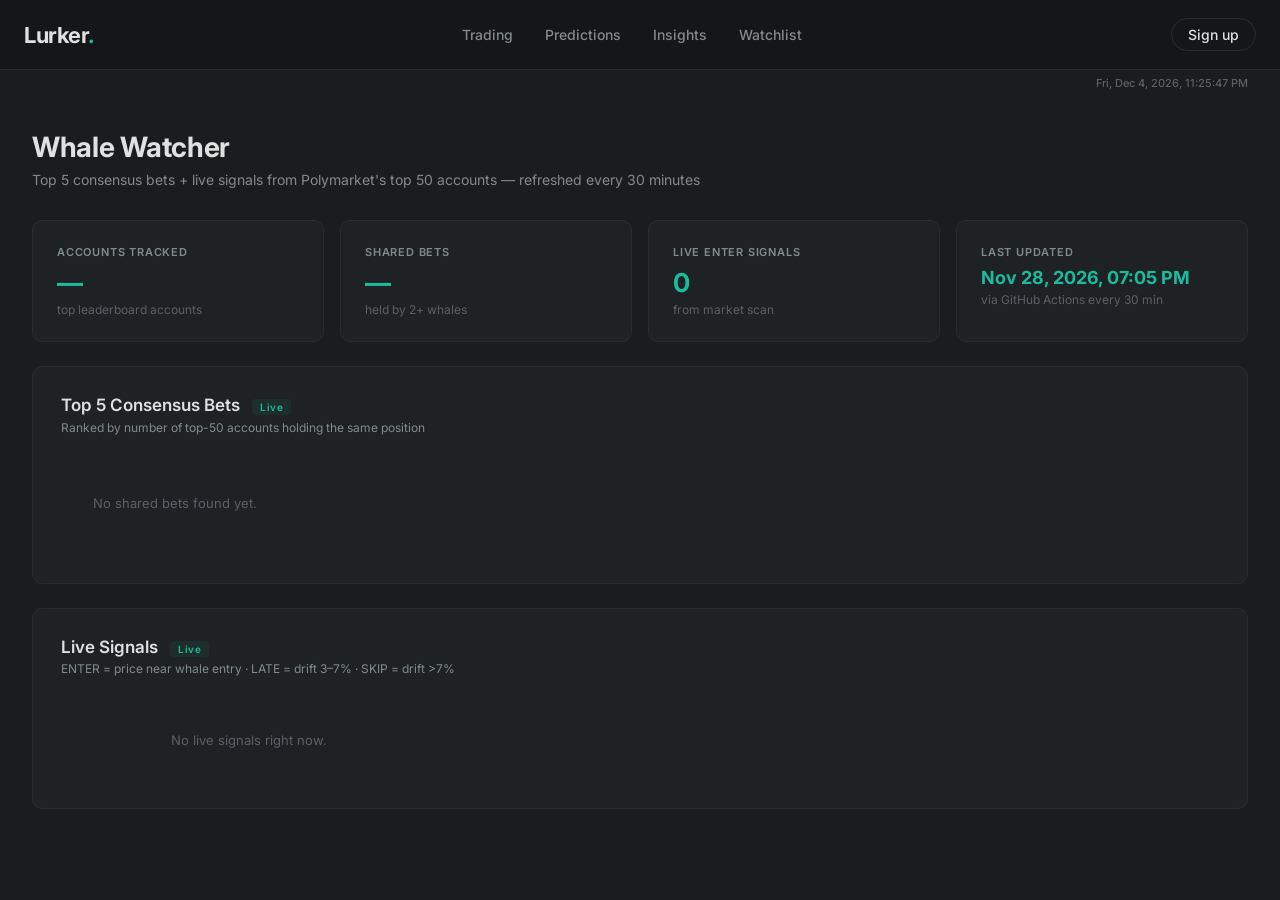
<file: polywatcher.html>
<!DOCTYPE html>
<html>
  <head>
    <title>Whale Watcher - Lurker</title>
    <link rel="stylesheet" href="style.css">
    <style>
      .top5-scroll {
        display: flex;
        gap: 0.75rem;
        overflow-x: auto;
        padding: 0.25rem 0 0.75rem 0;
        scroll-snap-type: x mandatory;
        -webkit-overflow-scrolling: touch;
      }
      .top5-scroll::-webkit-scrollbar { height: 4px; }
      .top5-scroll::-webkit-scrollbar-track { background: #252830; border-radius: 2px; }
      .top5-scroll::-webkit-scrollbar-thumb { background: #1ABC9C; border-radius: 2px; }
      .top5-card {
        flex: 0 0 210px;
        scroll-snap-align: start;
        border: 1px solid #2a2d30;
        border-radius: 8px;
        padding: 0.9rem;
        background: #252830;
        border-left: 3px solid #1ABC9C;
      }
      .top5-card-header {
        display: flex;
        justify-content: space-between;
        align-items: flex-start;
        margin-bottom: 0.4rem;
      }
      .top5-rank {
        font-size: 11px;
        font-weight: 700;
        color: #5a6068;
        letter-spacing: 0.5px;
      }
      .top5-market {
        font-size: 12px; font-weight: 600; color: #e0e0e0;
        margin-bottom: 0.6rem; line-height: 1.4; margin-top: 0.3rem;
      }
      .top5-outcome {
        display: inline-block; font-size: 10px; font-weight: 700;
        padding: 2px 8px; border-radius: 4px;
        background: #2a2d30; color: #e0e0e0;
      }
      .top5-stats {
        display: grid; grid-template-columns: repeat(2, 1fr);
        gap: 0.5rem; margin-top: 0.6rem;
      }
      .top5-stat-label {
        font-size: 9px; color: #7F8C8D;
        text-transform: uppercase; letter-spacing: 0.5px; margin-bottom: 1px;
      }
      .top5-stat-value { font-size: 14px; font-weight: 700; color: #e0e0e0; }
      .top5-stat-value.green { color: #1ABC9C; }

      .signals-grid {
        display: grid;
        grid-template-columns: repeat(auto-fill, minmax(280px, 1fr));
        gap: 1rem;
      }
      .signal-card {
        border: 1px solid #2a2d30; border-radius: 8px;
        padding: 1rem; background: #252830;
      }
      .signal-card.enter { border-left: 3px solid #1ABC9C; }
      .signal-card.late  { border-left: 3px solid #f0a500; }
      .signal-card.skip  { border-left: 3px solid #3a3d40; }
      .signal-top {
        display: flex;
        align-items: center;
        justify-content: space-between;
        margin-bottom: 0.5rem;
      }
      .signal-label {
        font-size: 10px; font-weight: 700;
        letter-spacing: 1px; padding: 2px 7px; border-radius: 4px;
      }
      .label-enter { background: #1e2e2a; color: #1ABC9C; }
      .label-late  { background: #2e2a1a; color: #f0a500; }
      .label-skip  { background: #2a2d30; color: #5a6068; }
      .signal-outcome {
        font-size: 10px; font-weight: 700; padding: 2px 7px;
        border-radius: 4px; background: #2a2d30; color: #e0e0e0;
      }
      .signal-market {
        font-size: 12px; font-weight: 600; color: #e0e0e0;
        margin-bottom: 0.4rem; line-height: 1.4;
      }
      .signal-meta {
        display: flex; gap: 0.75rem; flex-wrap: wrap;
        font-size: 11px; color: #7F8C8D; margin-bottom: 0.4rem;
      }
      .signal-meta strong { color: #c0c0c0; }
      .signal-wallet { font-family: monospace; font-size: 11px; color: #5a6068; }
    </style>
  </head>
  <body>
    <div class="datetime-display" id="datetimeDisplay"></div>
    <div class="page">
      <div class="content-header">
        <h1>Whale Watcher</h1>
        <p>Top 5 consensus bets + live signals from Polymarket's top 50 accounts — refreshed every 30 minutes</p>
      </div>

      <div class="stats-grid">
        <div class="stat-card">
          <div class="stat-label">Accounts Tracked</div>
          <div class="stat-value" id="statAccounts">—</div>
          <div class="stat-sub">top leaderboard accounts</div>
        </div>
        <div class="stat-card">
          <div class="stat-label">Shared Bets</div>
          <div class="stat-value" id="statConsensus">—</div>
          <div class="stat-sub">held by 2+ whales</div>
        </div>
        <div class="stat-card">
          <div class="stat-label">Live ENTER Signals</div>
          <div class="stat-value" id="statSignals">—</div>
          <div class="stat-sub">from market scan</div>
        </div>
        <div class="stat-card">
          <div class="stat-label">Last Updated</div>
          <div class="stat-value" id="statUpdated" style="font-size:18px;">—</div>
          <div class="stat-sub">via GitHub Actions every 30 min</div>
        </div>
      </div>

      <div class="chart-section">
        <h2>Top 5 Consensus Bets <span class="refresh-badge">Live</span></h2>
        <p class="section-sub">Ranked by number of top-50 accounts holding the same position</p>
        <div id="top5Loading" class="loading"><div class="spinner"></div> Loading…</div>
        <div id="top5Wrap" style="display:none;">
          <div id="top5Grid" class="top5-scroll"></div>
        </div>
      </div>

      <div class="chart-section">
        <h2>Live Signals <span class="refresh-badge">Live</span></h2>
        <p class="section-sub">ENTER = price near whale entry · LATE = drift 3–7% · SKIP = drift >7%</p>
        <div id="signalsLoading" class="loading"><div class="spinner"></div> Loading…</div>
        <div id="signalsWrap" style="display:none;">
          <div id="signalsGrid" class="signals-grid"></div>
        </div>
      </div>
    </div>

    <script src="navbar.js"></script>
    <script>
      const WHALES_URL  = './data/whales.json';
      const SIGNALS_URL = './data/signals.json';

      function fmt(val) {
        if (!val && val !== 0) return '—';
        if (Math.abs(val) >= 1e9) return '$' + (val/1e9).toFixed(1) + 'B';
        if (Math.abs(val) >= 1e6) return '$' + (val/1e6).toFixed(1) + 'M';
        if (Math.abs(val) >= 1e3) return '$' + (val/1e3).toFixed(0) + 'K';
        return '$' + Number(val).toFixed(0);
      }

      function fmtDate(iso) {
        if (!iso) return '—';
        return new Date(iso).toLocaleDateString('en-US', {
          month: 'short', day: 'numeric', year: 'numeric',
          hour: '2-digit', minute: '2-digit'
        });
      }

      function shortWallet(addr) {
        if (!addr) return '—';
        if (addr.length < 20) return addr;
        return addr.slice(0, 6) + '...' + addr.slice(-4);
      }

      function show(id) { document.getElementById(id).style.display = ''; }
      function hide(id) { document.getElementById(id).style.display = 'none'; }

      function renderTop5(consensus) {
        hide('top5Loading'); show('top5Wrap');
        const grid = document.getElementById('top5Grid');
        if (!consensus?.length) {
          grid.innerHTML = '<div class="no-data">No shared bets found yet.</div>';
          return;
        }
        grid.innerHTML = consensus.slice(0, 5).map((c, i) => {
          const payoffStr = c.payoff_pct != null ? `+${Number(c.payoff_pct).toFixed(1)}%` : '—';
          return `
            <div class="top5-card">
              <div class="top5-card-header">
                <span class="top5-outcome">${c.outcome}</span>
                <span class="top5-rank">#${i+1}</span>
              </div>
              <div class="top5-market">${c.market}</div>
              <div class="top5-stats">
                <div><div class="top5-stat-label">Whales</div><div class="top5-stat-value green">${c.whale_count}</div></div>
                <div><div class="top5-stat-label">Avg Entry</div><div class="top5-stat-value">${c.avg_price}</div></div>
                <div><div class="top5-stat-label">Capital</div><div class="top5-stat-value">${fmt(c.total_capital)}</div></div>
                <div><div class="top5-stat-label">Payoff</div><div class="top5-stat-value green">${payoffStr}</div></div>
              </div>
            </div>`;
        }).join('');
      }

      function renderSignals(whales) {
        hide('signalsLoading'); show('signalsWrap');
        const grid = document.getElementById('signalsGrid');
        const enters = [], lates = [];
        for (const w of (whales || [])) {
          for (const s of (w.signals || [])) {
            if (s.signal === 'ENTER') enters.push({ ...s, whale: w });
            if (s.signal === 'LATE')  lates.push({ ...s, whale: w });
          }
        }
        document.getElementById('statSignals').textContent = enters.length;
        const toShow = [...enters, ...lates].slice(0, 10);
        if (!toShow.length) {
          grid.innerHTML = '<div class="no-data">No live signals right now.</div>';
          return;
        }
        grid.innerHTML = toShow.map(sig => {
          const w     = sig.whale;
          const cls   = sig.signal.toLowerCase();
          const drift = sig.avg_price && sig.cur_price
            ? (((sig.cur_price - sig.avg_price) / sig.avg_price) * 100).toFixed(1)
            : null;
          const driftStr = drift != null
            ? `<span style="color:${drift > 0 ? '#e05252' : '#1ABC9C'}">${drift > 0 ? '+' : ''}${drift}%</span>`
            : '—';
          const payoff = sig.avg_price ? ((1/sig.avg_price - 1)*100).toFixed(0) : null;
          return `
            <div class="signal-card ${cls}">
              <div class="signal-top">
                <span class="signal-outcome">${sig.outcome || 'YES'}</span>
                <span class="signal-label label-${cls}">${sig.signal}</span>
              </div>
              <div class="signal-market">${sig.market || '—'}</div>
              <div class="signal-meta">
                <span>Entry <strong>${sig.avg_price ?? '—'}</strong></span>
                <span>Now <strong>${sig.cur_price ?? '—'}</strong></span>
                <span>Drift ${driftStr}</span>
                <span>Size <strong>${fmt(sig.usdc_size)}</strong></span>
                ${payoff ? `<span>Payoff <strong>+${payoff}%</strong></span>` : ''}
              </div>
              <div class="signal-wallet">
                <a class="wallet-link" href="https://polymarket.com/profile/${w.wallet}" target="_blank">
                  ${w.name || shortWallet(w.wallet)}
                </a>
              </div>
            </div>`;
        }).join('');
      }

      function renderStats(whalesData) {
        document.getElementById('statAccounts').textContent  = whalesData?.account_count ?? '—';
        document.getElementById('statConsensus').textContent = whalesData?.consensus_count ?? '—';
        document.getElementById('statUpdated').textContent   = fmtDate(whalesData?.last_updated);
      }

      async function init() {
        try {
          const [whalesResp, signalsResp] = await Promise.allSettled([
            fetch(WHALES_URL  + '?t=' + Date.now()),
            fetch(SIGNALS_URL + '?t=' + Date.now()),
          ]);
          const whalesData  = whalesResp.status  === 'fulfilled' && whalesResp.value.ok
            ? await whalesResp.value.json() : null;
          const signalsData = signalsResp.status === 'fulfilled' && signalsResp.value.ok
            ? await signalsResp.value.json() : null;
          renderStats(whalesData);
          renderTop5(whalesData?.consensus || []);
          renderSignals(signalsData?.whales || []);
        } catch (err) {
          console.error('Failed to load:', err);
        }
      }

      init();
      setInterval(init, 5 * 60 * 1000);

      function updateDateTime() {
        document.getElementById('datetimeDisplay').textContent =
          new Date().toLocaleDateString('en-US', {
            weekday: 'short', month: 'short', day: 'numeric',
            year: 'numeric', hour: '2-digit', minute: '2-digit', second: '2-digit'
          });
      }
      updateDateTime();
      setInterval(updateDateTime, 1000);
    </script>
  </body>
</html>
</file>
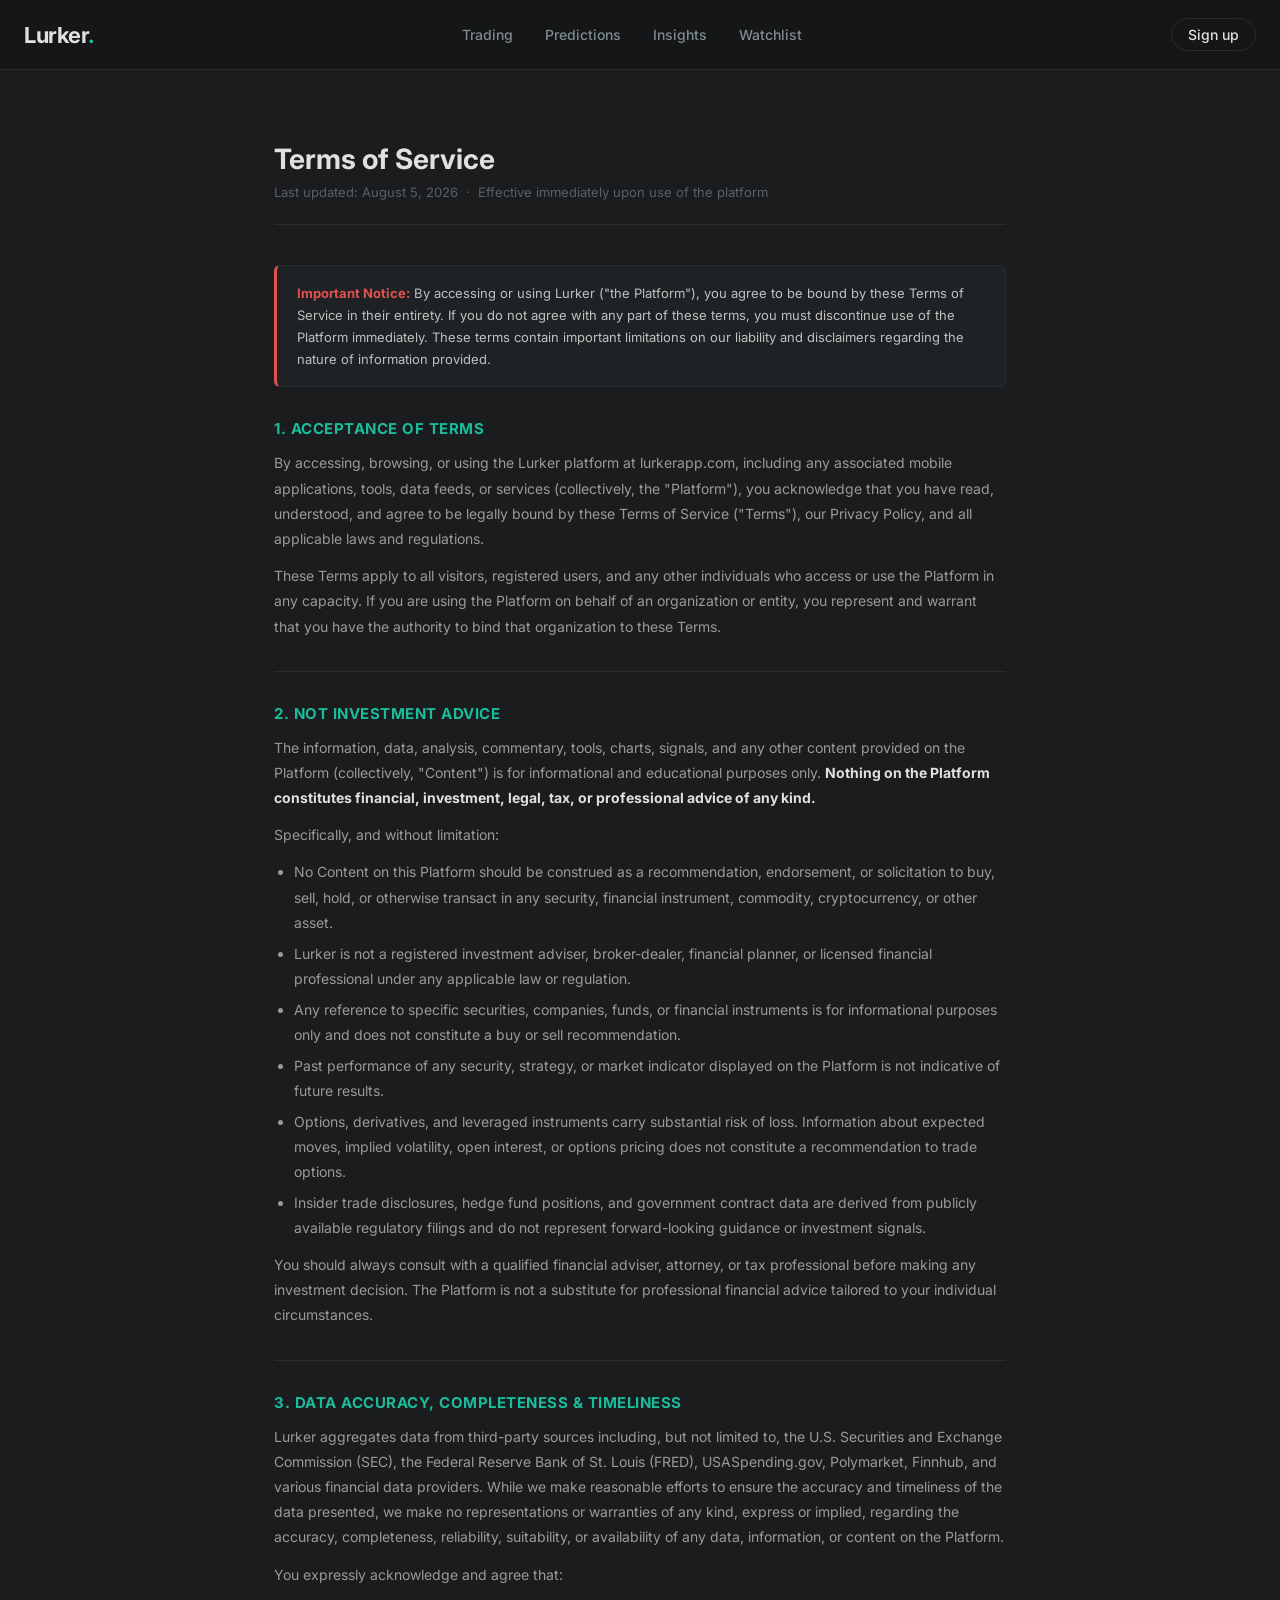
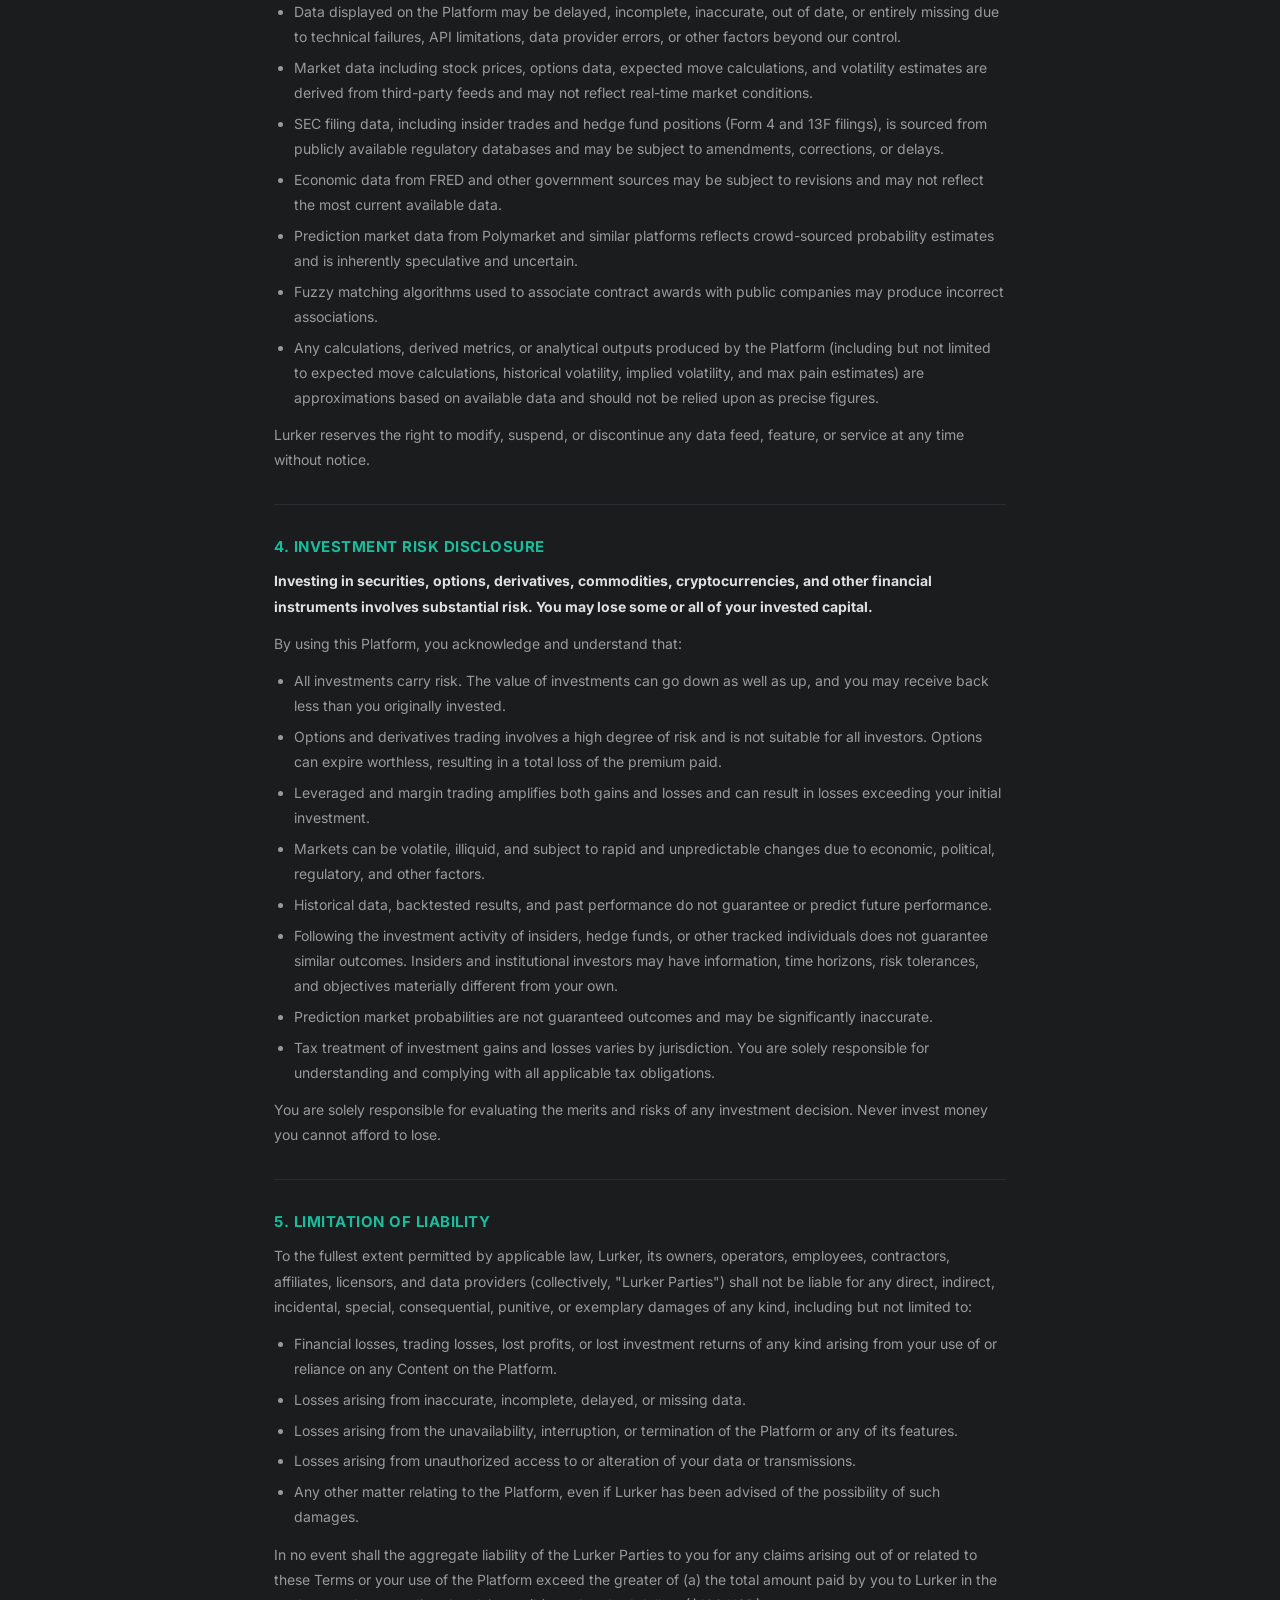
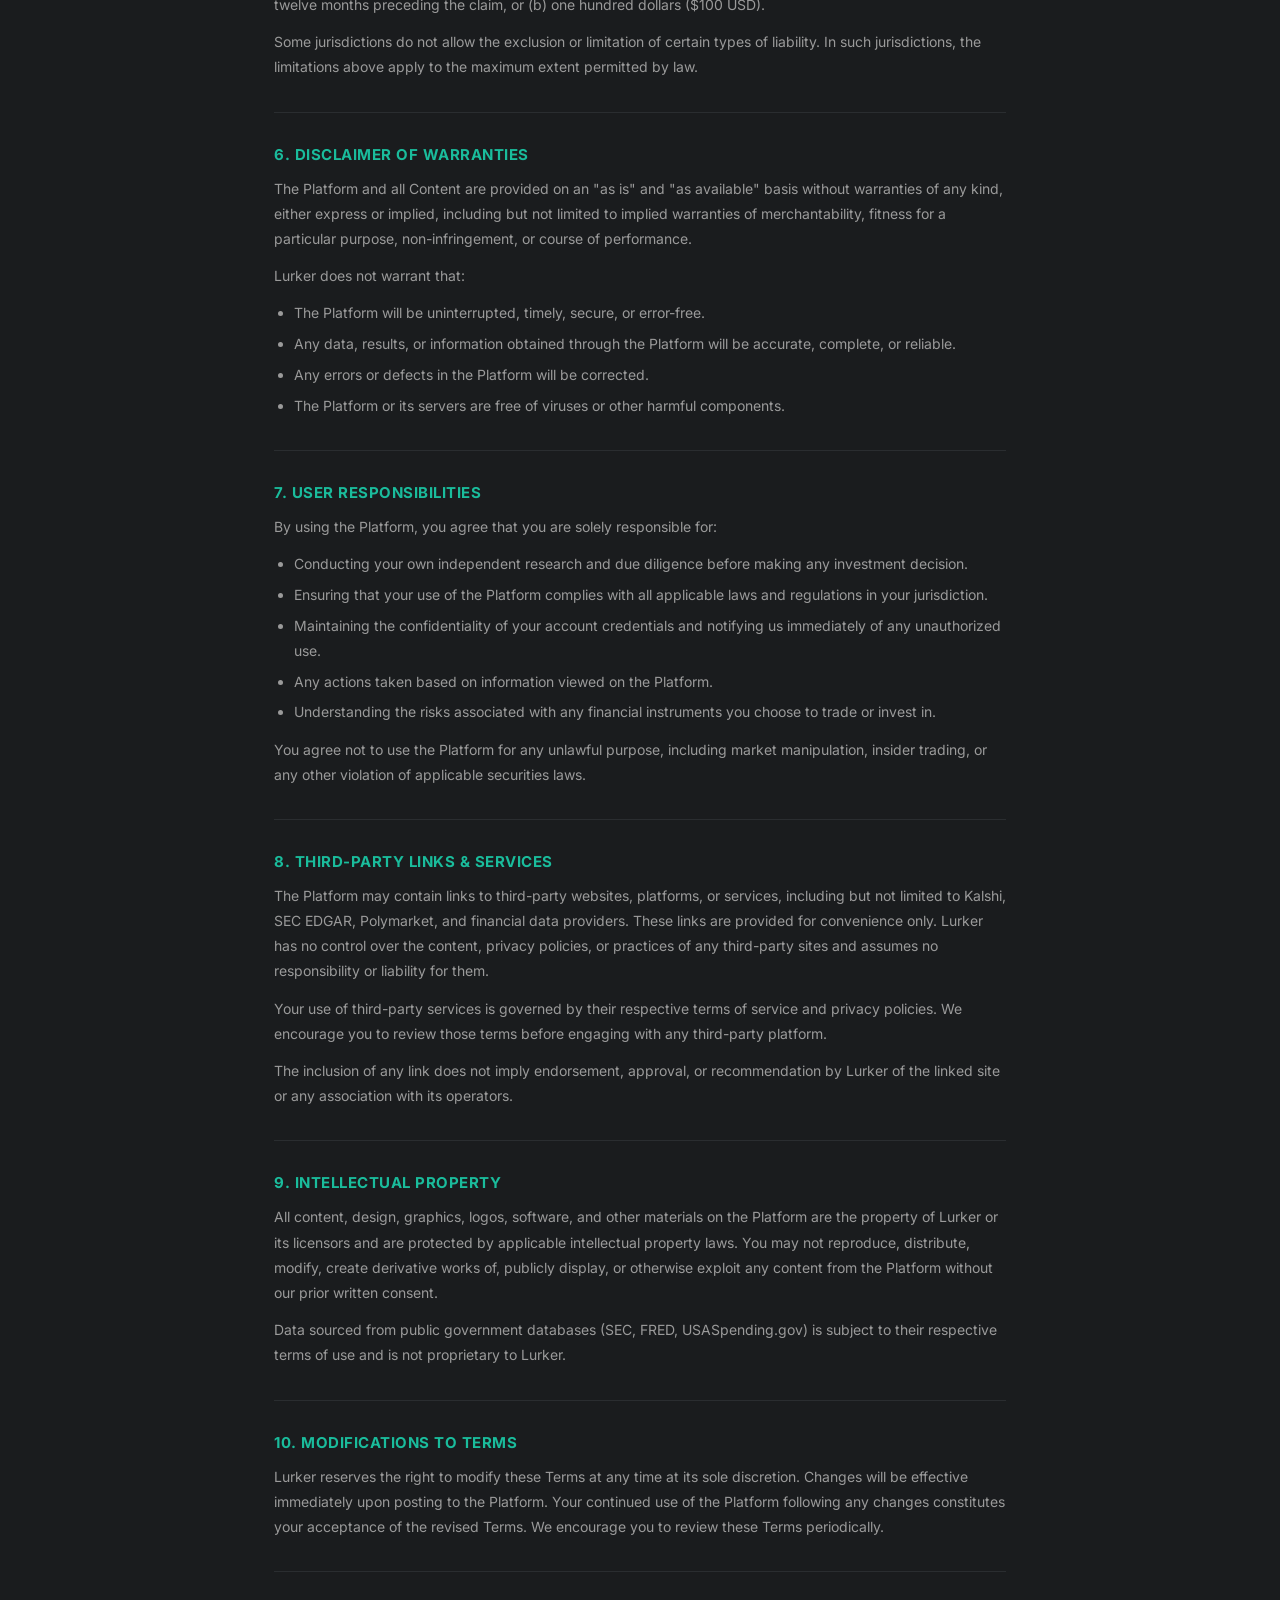
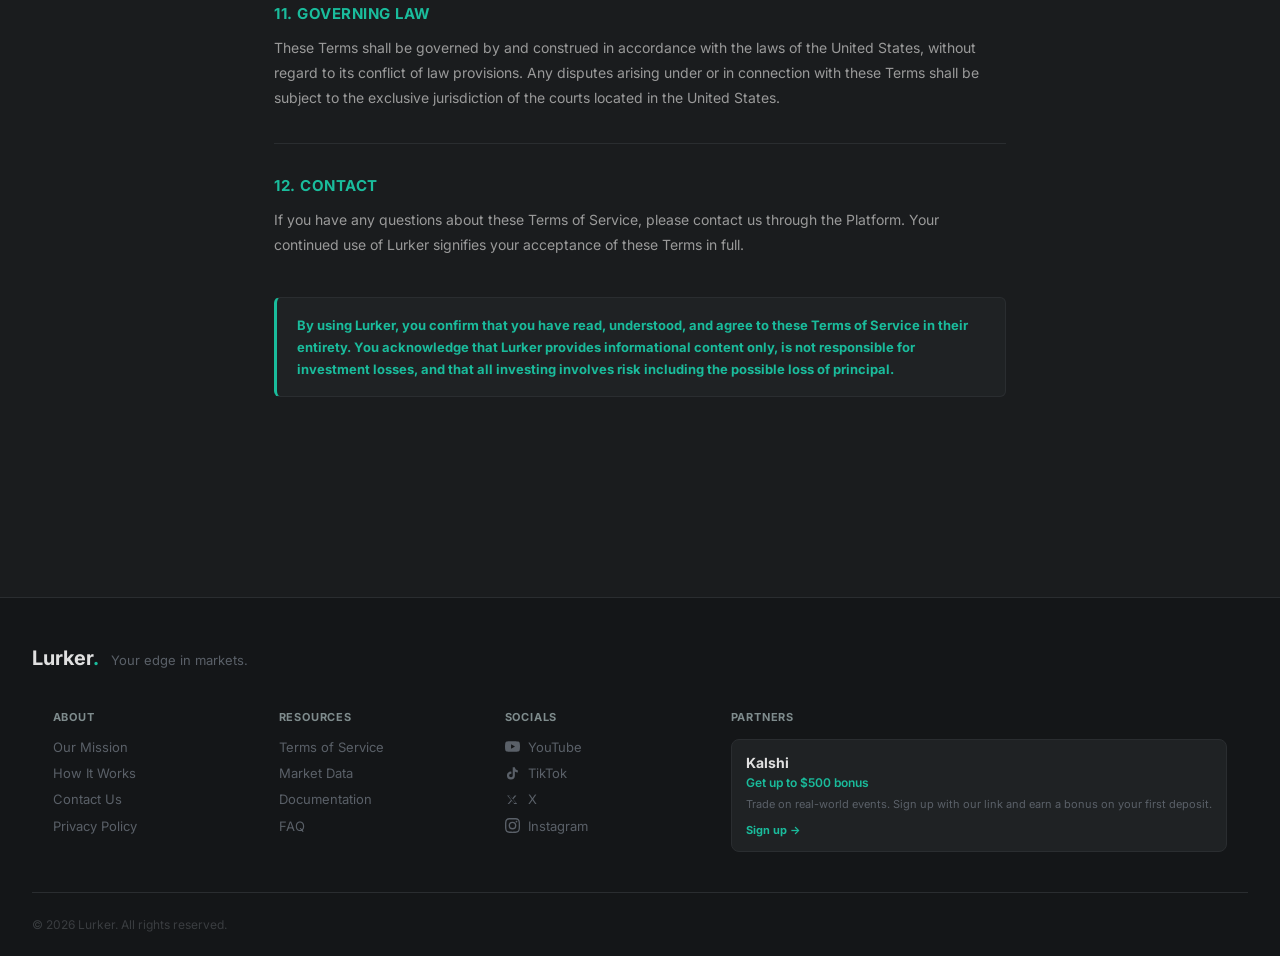
<file: termsofservice.html>
<!DOCTYPE html>
<html>
  <head>
    <title>Terms of Service - Lurker</title>
    <link rel="stylesheet" href="style.css">
    <style>
      .tos-wrap {
        max-width: 780px;
        margin: 0 auto;
        padding: 2rem 1.5rem 4rem;
      }
      .tos-wrap h1 {
        font-size: 28px;
        font-weight: 700;
        color: #e0e0e0;
        margin-bottom: 0.5rem;
      }
      .tos-meta {
        font-size: 13px;
        color: #5a6068;
        margin-bottom: 2.5rem;
        padding-bottom: 1.5rem;
        border-bottom: 1px solid #2a2d30;
      }
      .tos-section {
        margin-bottom: 2rem;
      }
      .tos-section h2 {
        font-size: 15px;
        font-weight: 700;
        color: #1ABC9C;
        text-transform: uppercase;
        letter-spacing: 0.5px;
        margin-bottom: 0.75rem;
      }
      .tos-section p {
        font-size: 14px;
        color: #9a9a9a;
        line-height: 1.8;
        margin-bottom: 0.75rem;
      }
      .tos-section ul {
        margin: 0.5rem 0 0.75rem 1.25rem;
        padding: 0;
      }
      .tos-section ul li {
        font-size: 14px;
        color: #9a9a9a;
        line-height: 1.8;
        margin-bottom: 0.35rem;
      }
      .tos-divider {
        border: none;
        border-top: 1px solid #2a2d30;
        margin: 2rem 0;
      }
      .tos-warning {
        background: #1f2224;
        border: 1px solid #2a2d30;
        border-left: 3px solid #e05252;
        border-radius: 6px;
        padding: 1rem 1.25rem;
        margin-bottom: 2rem;
      }
      .tos-warning p {
        font-size: 13px;
        color: #c0c0c0;
        line-height: 1.7;
        margin: 0;
      }
      .tos-warning strong {
        color: #e05252;
      }
    </style>
  </head>
  <body>
    <div class="page">
      <div class="tos-wrap">

        <h1>Terms of Service</h1>
        <div class="tos-meta">
          Last updated: August 5, 2026 &nbsp;·&nbsp; Effective immediately upon use of the platform
        </div>

        <div class="tos-warning">
          <p><strong>Important Notice:</strong> By accessing or using Lurker ("the Platform"), you agree to be bound by these Terms of Service in their entirety. If you do not agree with any part of these terms, you must discontinue use of the Platform immediately. These terms contain important limitations on our liability and disclaimers regarding the nature of information provided.</p>
        </div>

        <!-- 1 -->
        <div class="tos-section">
          <h2>1. Acceptance of Terms</h2>
          <p>By accessing, browsing, or using the Lurker platform at lurkerapp.com, including any associated mobile applications, tools, data feeds, or services (collectively, the "Platform"), you acknowledge that you have read, understood, and agree to be legally bound by these Terms of Service ("Terms"), our Privacy Policy, and all applicable laws and regulations.</p>
          <p>These Terms apply to all visitors, registered users, and any other individuals who access or use the Platform in any capacity. If you are using the Platform on behalf of an organization or entity, you represent and warrant that you have the authority to bind that organization to these Terms.</p>
        </div>

        <hr class="tos-divider">

        <!-- 2 -->
        <div class="tos-section">
          <h2>2. Not Investment Advice</h2>
          <p>The information, data, analysis, commentary, tools, charts, signals, and any other content provided on the Platform (collectively, "Content") is for informational and educational purposes only. <strong style="color:#e0e0e0;">Nothing on the Platform constitutes financial, investment, legal, tax, or professional advice of any kind.</strong></p>
          <p>Specifically, and without limitation:</p>
          <ul>
            <li>No Content on this Platform should be construed as a recommendation, endorsement, or solicitation to buy, sell, hold, or otherwise transact in any security, financial instrument, commodity, cryptocurrency, or other asset.</li>
            <li>Lurker is not a registered investment adviser, broker-dealer, financial planner, or licensed financial professional under any applicable law or regulation.</li>
            <li>Any reference to specific securities, companies, funds, or financial instruments is for informational purposes only and does not constitute a buy or sell recommendation.</li>
            <li>Past performance of any security, strategy, or market indicator displayed on the Platform is not indicative of future results.</li>
            <li>Options, derivatives, and leveraged instruments carry substantial risk of loss. Information about expected moves, implied volatility, open interest, or options pricing does not constitute a recommendation to trade options.</li>
            <li>Insider trade disclosures, hedge fund positions, and government contract data are derived from publicly available regulatory filings and do not represent forward-looking guidance or investment signals.</li>
          </ul>
          <p>You should always consult with a qualified financial adviser, attorney, or tax professional before making any investment decision. The Platform is not a substitute for professional financial advice tailored to your individual circumstances.</p>
        </div>

        <hr class="tos-divider">

        <!-- 3 -->
        <div class="tos-section">
          <h2>3. Data Accuracy, Completeness & Timeliness</h2>
          <p>Lurker aggregates data from third-party sources including, but not limited to, the U.S. Securities and Exchange Commission (SEC), the Federal Reserve Bank of St. Louis (FRED), USASpending.gov, Polymarket, Finnhub, and various financial data providers. While we make reasonable efforts to ensure the accuracy and timeliness of the data presented, we make no representations or warranties of any kind, express or implied, regarding the accuracy, completeness, reliability, suitability, or availability of any data, information, or content on the Platform.</p>
          <p>You expressly acknowledge and agree that:</p>
          <ul>
            <li>Data displayed on the Platform may be delayed, incomplete, inaccurate, out of date, or entirely missing due to technical failures, API limitations, data provider errors, or other factors beyond our control.</li>
            <li>Market data including stock prices, options data, expected move calculations, and volatility estimates are derived from third-party feeds and may not reflect real-time market conditions.</li>
            <li>SEC filing data, including insider trades and hedge fund positions (Form 4 and 13F filings), is sourced from publicly available regulatory databases and may be subject to amendments, corrections, or delays.</li>
            <li>Economic data from FRED and other government sources may be subject to revisions and may not reflect the most current available data.</li>
            <li>Prediction market data from Polymarket and similar platforms reflects crowd-sourced probability estimates and is inherently speculative and uncertain.</li>
            <li>Fuzzy matching algorithms used to associate contract awards with public companies may produce incorrect associations.</li>
            <li>Any calculations, derived metrics, or analytical outputs produced by the Platform (including but not limited to expected move calculations, historical volatility, implied volatility, and max pain estimates) are approximations based on available data and should not be relied upon as precise figures.</li>
          </ul>
          <p>Lurker reserves the right to modify, suspend, or discontinue any data feed, feature, or service at any time without notice.</p>
        </div>

        <hr class="tos-divider">

        <!-- 4 -->
        <div class="tos-section">
          <h2>4. Investment Risk Disclosure</h2>
          <p><strong style="color:#e0e0e0;">Investing in securities, options, derivatives, commodities, cryptocurrencies, and other financial instruments involves substantial risk. You may lose some or all of your invested capital.</strong></p>
          <p>By using this Platform, you acknowledge and understand that:</p>
          <ul>
            <li>All investments carry risk. The value of investments can go down as well as up, and you may receive back less than you originally invested.</li>
            <li>Options and derivatives trading involves a high degree of risk and is not suitable for all investors. Options can expire worthless, resulting in a total loss of the premium paid.</li>
            <li>Leveraged and margin trading amplifies both gains and losses and can result in losses exceeding your initial investment.</li>
            <li>Markets can be volatile, illiquid, and subject to rapid and unpredictable changes due to economic, political, regulatory, and other factors.</li>
            <li>Historical data, backtested results, and past performance do not guarantee or predict future performance.</li>
            <li>Following the investment activity of insiders, hedge funds, or other tracked individuals does not guarantee similar outcomes. Insiders and institutional investors may have information, time horizons, risk tolerances, and objectives materially different from your own.</li>
            <li>Prediction market probabilities are not guaranteed outcomes and may be significantly inaccurate.</li>
            <li>Tax treatment of investment gains and losses varies by jurisdiction. You are solely responsible for understanding and complying with all applicable tax obligations.</li>
          </ul>
          <p>You are solely responsible for evaluating the merits and risks of any investment decision. Never invest money you cannot afford to lose.</p>
        </div>

        <hr class="tos-divider">

        <!-- 5 -->
        <div class="tos-section">
          <h2>5. Limitation of Liability</h2>
          <p>To the fullest extent permitted by applicable law, Lurker, its owners, operators, employees, contractors, affiliates, licensors, and data providers (collectively, "Lurker Parties") shall not be liable for any direct, indirect, incidental, special, consequential, punitive, or exemplary damages of any kind, including but not limited to:</p>
          <ul>
            <li>Financial losses, trading losses, lost profits, or lost investment returns of any kind arising from your use of or reliance on any Content on the Platform.</li>
            <li>Losses arising from inaccurate, incomplete, delayed, or missing data.</li>
            <li>Losses arising from the unavailability, interruption, or termination of the Platform or any of its features.</li>
            <li>Losses arising from unauthorized access to or alteration of your data or transmissions.</li>
            <li>Any other matter relating to the Platform, even if Lurker has been advised of the possibility of such damages.</li>
          </ul>
          <p>In no event shall the aggregate liability of the Lurker Parties to you for any claims arising out of or related to these Terms or your use of the Platform exceed the greater of (a) the total amount paid by you to Lurker in the twelve months preceding the claim, or (b) one hundred dollars ($100 USD).</p>
          <p>Some jurisdictions do not allow the exclusion or limitation of certain types of liability. In such jurisdictions, the limitations above apply to the maximum extent permitted by law.</p>
        </div>

        <hr class="tos-divider">

        <!-- 6 -->
        <div class="tos-section">
          <h2>6. Disclaimer of Warranties</h2>
          <p>The Platform and all Content are provided on an "as is" and "as available" basis without warranties of any kind, either express or implied, including but not limited to implied warranties of merchantability, fitness for a particular purpose, non-infringement, or course of performance.</p>
          <p>Lurker does not warrant that:</p>
          <ul>
            <li>The Platform will be uninterrupted, timely, secure, or error-free.</li>
            <li>Any data, results, or information obtained through the Platform will be accurate, complete, or reliable.</li>
            <li>Any errors or defects in the Platform will be corrected.</li>
            <li>The Platform or its servers are free of viruses or other harmful components.</li>
          </ul>
        </div>

        <hr class="tos-divider">

        <!-- 7 -->
        <div class="tos-section">
          <h2>7. User Responsibilities</h2>
          <p>By using the Platform, you agree that you are solely responsible for:</p>
          <ul>
            <li>Conducting your own independent research and due diligence before making any investment decision.</li>
            <li>Ensuring that your use of the Platform complies with all applicable laws and regulations in your jurisdiction.</li>
            <li>Maintaining the confidentiality of your account credentials and notifying us immediately of any unauthorized use.</li>
            <li>Any actions taken based on information viewed on the Platform.</li>
            <li>Understanding the risks associated with any financial instruments you choose to trade or invest in.</li>
          </ul>
          <p>You agree not to use the Platform for any unlawful purpose, including market manipulation, insider trading, or any other violation of applicable securities laws.</p>
        </div>

        <hr class="tos-divider">

        <!-- 8 -->
        <div class="tos-section">
          <h2>8. Third-Party Links & Services</h2>
          <p>The Platform may contain links to third-party websites, platforms, or services, including but not limited to Kalshi, SEC EDGAR, Polymarket, and financial data providers. These links are provided for convenience only. Lurker has no control over the content, privacy policies, or practices of any third-party sites and assumes no responsibility or liability for them.</p>
          <p>Your use of third-party services is governed by their respective terms of service and privacy policies. We encourage you to review those terms before engaging with any third-party platform.</p>
          <p>The inclusion of any link does not imply endorsement, approval, or recommendation by Lurker of the linked site or any association with its operators.</p>
        </div>

        <hr class="tos-divider">

        <!-- 9 -->
        <div class="tos-section">
          <h2>9. Intellectual Property</h2>
          <p>All content, design, graphics, logos, software, and other materials on the Platform are the property of Lurker or its licensors and are protected by applicable intellectual property laws. You may not reproduce, distribute, modify, create derivative works of, publicly display, or otherwise exploit any content from the Platform without our prior written consent.</p>
          <p>Data sourced from public government databases (SEC, FRED, USASpending.gov) is subject to their respective terms of use and is not proprietary to Lurker.</p>
        </div>

        <hr class="tos-divider">

        <!-- 10 -->
        <div class="tos-section">
          <h2>10. Modifications to Terms</h2>
          <p>Lurker reserves the right to modify these Terms at any time at its sole discretion. Changes will be effective immediately upon posting to the Platform. Your continued use of the Platform following any changes constitutes your acceptance of the revised Terms. We encourage you to review these Terms periodically.</p>
        </div>

        <hr class="tos-divider">

        <!-- 11 -->
        <div class="tos-section">
          <h2>11. Governing Law</h2>
          <p>These Terms shall be governed by and construed in accordance with the laws of the United States, without regard to its conflict of law provisions. Any disputes arising under or in connection with these Terms shall be subject to the exclusive jurisdiction of the courts located in the United States.</p>
        </div>

        <hr class="tos-divider">

        <!-- 12 -->
        <div class="tos-section">
          <h2>12. Contact</h2>
          <p>If you have any questions about these Terms of Service, please contact us through the Platform. Your continued use of Lurker signifies your acceptance of these Terms in full.</p>
        </div>

        <div class="tos-warning" style="margin-top:2.5rem; border-left-color:#1ABC9C;">
          <p><strong style="color:#1ABC9C;">By using Lurker, you confirm that you have read, understood, and agree to these Terms of Service in their entirety. You acknowledge that Lurker provides informational content only, is not responsible for investment losses, and that all investing involves risk including the possible loss of principal.</strong></p>
        </div>

      </div>
    </div>

    <script src="navbar.js"></script>
    <script src="footer.js"></script>
  </body>
</html>
</file>
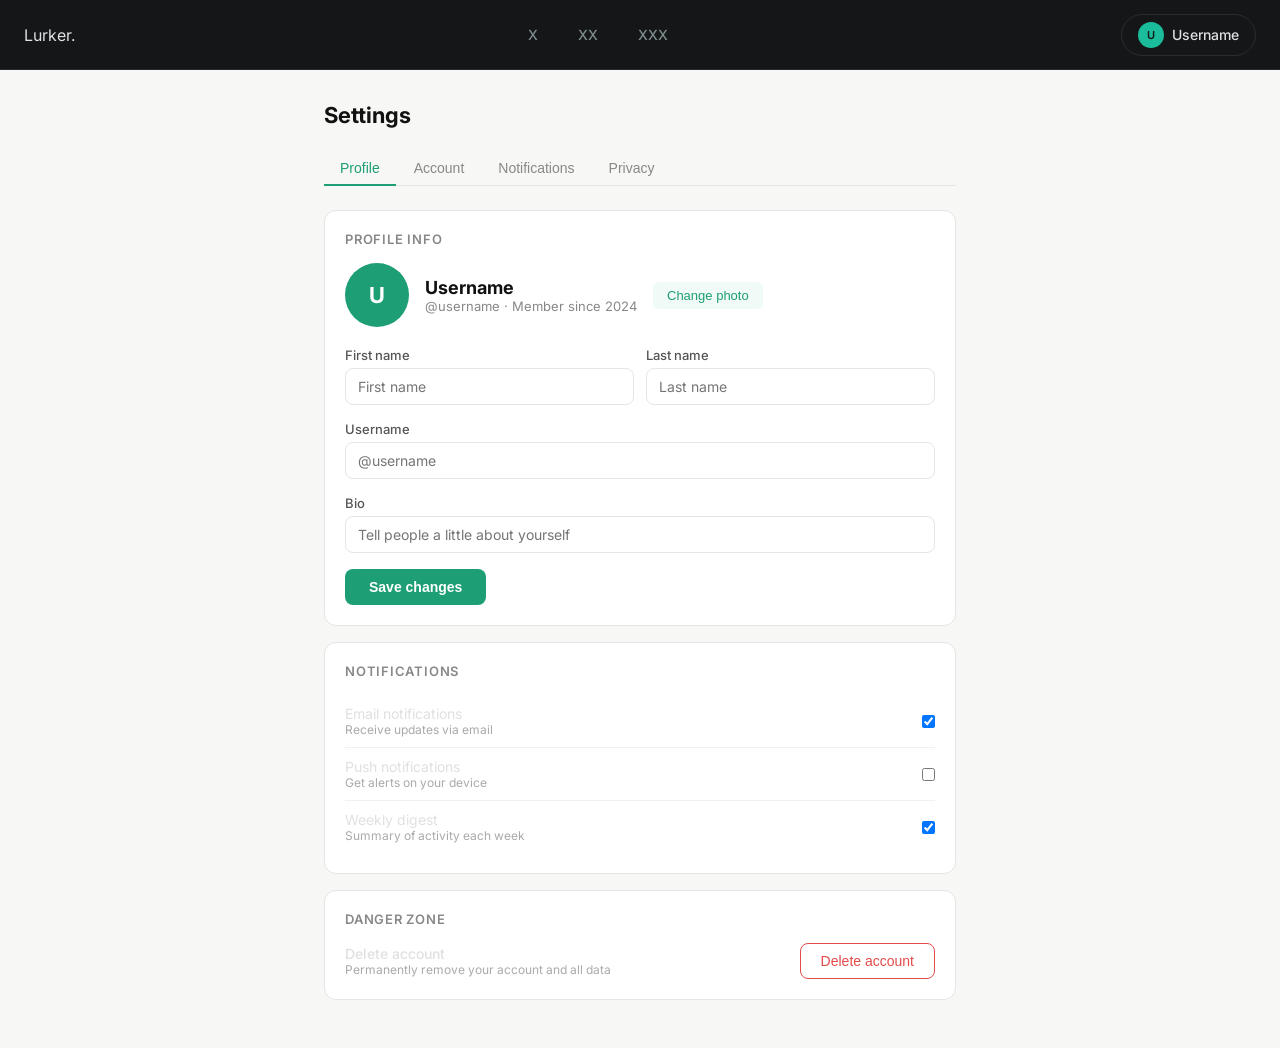
<file: User.html>
<!DOCTYPE html>
<html>
  <head>
    <title>Settings – Lurker</title>
    <link rel="stylesheet" href="style.css">
    <style>
      body { background: #f7f7f5; }
      .page { max-width: 680px; margin: 0 auto; padding: 2rem 1.5rem; }
      .page-title { font-size: 22px; font-weight: 700; color: #111; margin-bottom: 1.5rem; }
      .tabs { display: flex; gap: 2px; border-bottom: 1px solid #e5e5e5; margin-bottom: 1.5rem; }
      .tab { font-size: 14px; font-weight: 500; color: #888; padding: 8px 16px; border: none; background: none; cursor: pointer; border-bottom: 2px solid transparent; margin-bottom: -1px; }
      .tab.active { color: #1D9E75; border-bottom-color: #1D9E75; }
      .card { background: #fff; border: 0.5px solid #e5e5e5; border-radius: 12px; padding: 1.25rem; margin-bottom: 1rem; }
      .card-title { font-size: 13px; font-weight: 600; color: #888; text-transform: uppercase; letter-spacing: 0.06em; margin-bottom: 1rem; }
      .profile-row { display: flex; align-items: center; gap: 16px; margin-bottom: 1.25rem; }
      .avatar-lg { width: 64px; height: 64px; border-radius: 50%; background: #1D9E75; display: flex; align-items: center; justify-content: center; font-size: 22px; font-weight: 700; color: #fff; }
      .field { margin-bottom: 1rem; }
      .field label { display: block; font-size: 13px; font-weight: 500; color: #555; margin-bottom: 5px; }
      .field input { width: 100%; padding: 9px 12px; border: 1px solid #e5e5e5; border-radius: 8px; font-size: 14px; color: #111; font-family: inherit; }
      .field input:focus { border-color: #1D9E75; outline: none; }
      .row2 { display: grid; grid-template-columns: 1fr 1fr; gap: 12px; }
      .toggle-row { display: flex; align-items: center; justify-content: space-between; padding: 10px 0; border-bottom: 0.5px solid #f0f0f0; }
      .toggle-row:last-child { border-bottom: none; }
      .save-btn { background: #1D9E75; color: #fff; border: none; font-size: 14px; font-weight: 600; padding: 10px 24px; border-radius: 8px; cursor: pointer; }
      .danger-btn { background: none; color: #E24B4A; border: 1px solid #E24B4A; font-size: 14px; padding: 9px 20px; border-radius: 8px; cursor: pointer; }
      .change-btn { font-size: 13px; font-weight: 500; color: #1D9E75; background: #f0faf6; border: none; padding: 6px 14px; border-radius: 6px; cursor: pointer; }
    </style>
  </head>
  <body>
    <nav>
      <div class="nav-logo">Lurker<span>.</span></div>
      <div class="nav-center">
        <button class="nav-btn">X</button>
        <button class="nav-btn">XX</button>
        <button class="nav-btn">XXX</button>
      </div>
      <button class="user-btn">
        <div class="avatar">U</div>
        Username
      </button>
    </nav>

    <div class="page">
      <div class="page-title">Settings</div>

      <div class="tabs">
        <button class="tab active">Profile</button>
        <button class="tab">Account</button>
        <button class="tab">Notifications</button>
        <button class="tab">Privacy</button>
      </div>

      <div class="card">
        <div class="card-title">Profile info</div>
        <div class="profile-row">
          <div class="avatar-lg">U</div>
          <div>
            <div style="font-size:18px; font-weight:700; color:#111;">Username</div>
            <div style="font-size:13px; color:#888;">@username · Member since 2024</div>
          </div>
          <button class="change-btn">Change photo</button>
        </div>
        <div class="row2">
          <div class="field"><label>First name</label><input type="text" placeholder="First name" /></div>
          <div class="field"><label>Last name</label><input type="text" placeholder="Last name" /></div>
        </div>
        <div class="field"><label>Username</label><input type="text" placeholder="@username" /></div>
        <div class="field"><label>Bio</label><input type="text" placeholder="Tell people a little about yourself" /></div>
        <button class="save-btn">Save changes</button>
      </div>

      <div class="card">
        <div class="card-title">Notifications</div>
        <div class="toggle-row">
          <div>
            <div style="font-size:14px;">Email notifications</div>
            <div style="font-size:12px; color:#aaa;">Receive updates via email</div>
          </div>
          <input type="checkbox" checked />
        </div>
        <div class="toggle-row">
          <div>
            <div style="font-size:14px;">Push notifications</div>
            <div style="font-size:12px; color:#aaa;">Get alerts on your device</div>
          </div>
          <input type="checkbox" />
        </div>
        <div class="toggle-row">
          <div>
            <div style="font-size:14px;">Weekly digest</div>
            <div style="font-size:12px; color:#aaa;">Summary of activity each week</div>
          </div>
          <input type="checkbox" checked />
        </div>
      </div>

      <div class="card">
        <div class="card-title">Danger zone</div>
        <div style="display:flex; align-items:center; justify-content:space-between;">
          <div>
            <div style="font-size:14px; font-weight:500;">Delete account</div>
            <div style="font-size:12px; color:#aaa;">Permanently remove your account and all data</div>
          </div>
          <button class="danger-btn">Delete account</button>
        </div>
      </div>
    </div>
  </body>
</html>
</file>
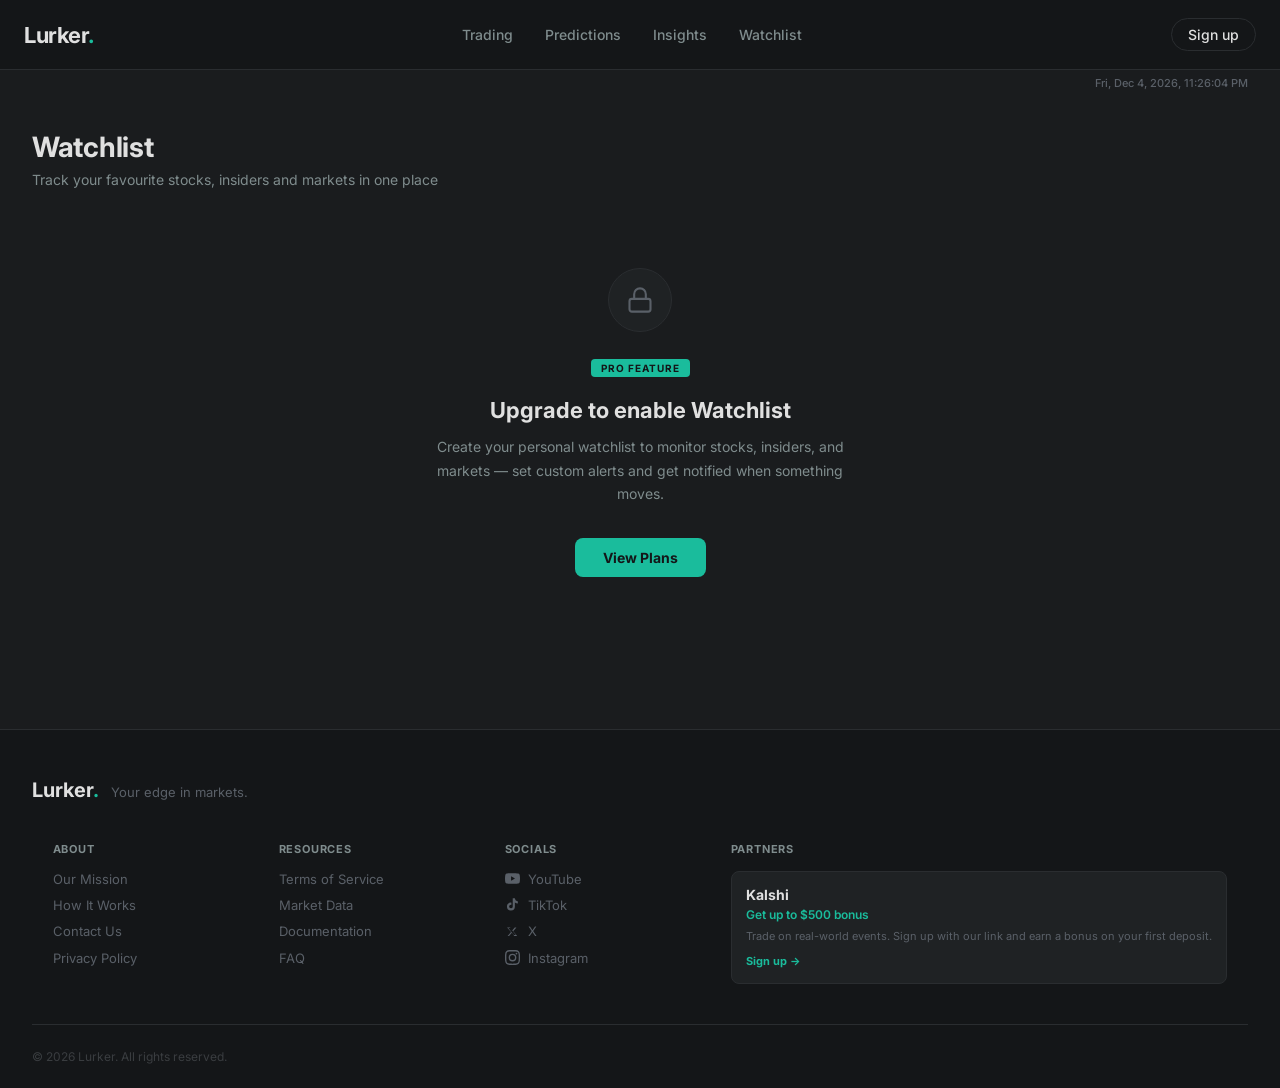
<file: watchlist.html>
<!DOCTYPE html>
<html>
  <head>
    <title>Watchlist - Lurker</title>
    <link rel="stylesheet" href="style.css">
  </head>
  <body>
    <div class="datetime-display" id="datetimeDisplay"></div>
    <div class="page">

      <div class="content-header">
        <h1>Watchlist</h1>
        <p>Track your favourite stocks, insiders and markets in one place</p>
      </div>

      <!-- Locked state -->
      <div style="display:flex; align-items:center; justify-content:center; min-height:400px;">
        <div style="text-align:center; max-width:480px; padding:3rem 2rem;">

          <div style="width:64px; height:64px; border-radius:50%; background:#1f2224; border:1px solid #2a2d30; display:flex; align-items:center; justify-content:center; margin:0 auto 1.5rem;">
            <svg width="28" height="28" viewBox="0 0 24 24" fill="none" stroke="#5a6068" stroke-width="1.8" stroke-linecap="round" stroke-linejoin="round">
              <rect x="3" y="11" width="18" height="11" rx="2" ry="2"></rect>
              <path d="M7 11V7a5 5 0 0 1 10 0v4"></path>
            </svg>
          </div>

          <div style="display:inline-block; font-size:10px; font-weight:700; letter-spacing:1px; color:#141618; background:#1ABC9C; padding:3px 10px; border-radius:4px; margin-bottom:1.25rem; text-transform:uppercase;">
            Pro Feature
          </div>

          <h2 style="font-size:22px; font-weight:700; color:#e0e0e0; margin-bottom:0.75rem;">
            Upgrade to enable Watchlist
          </h2>

          <p style="font-size:14px; color:#7F8C8D; line-height:1.7; margin-bottom:2rem;">
            Create your personal watchlist to monitor stocks, insiders, and markets — set custom alerts and get notified when something moves.
          </p>

          <button onclick="window.location.href='settings.html'" style="background:#1ABC9C; color:#141618; border:none; font-size:14px; font-weight:700; padding:11px 28px; border-radius:8px; cursor:pointer; font-family:inherit;">
            View Plans
          </button>

        </div>
      </div>

    </div>

    <script src="navbar.js"></script>
    <script src="footer.js"></script>
    <script>
      function updateDateTime() {
        document.getElementById('datetimeDisplay').textContent =
          new Date().toLocaleDateString('en-US', {
            weekday: 'short', month: 'short', day: 'numeric',
            year: 'numeric', hour: '2-digit', minute: '2-digit', second: '2-digit'
          });
      }
      updateDateTime();
      setInterval(updateDateTime, 1000);
    </script>
  </body>
</html>
</file>
<file: style.css>
@import url('https://fonts.googleapis.com/css2?family=Inter:wght@400;500;600;700&display=swap');

* {
  box-sizing: border-box;
  margin: 0;
  padding: 0;
}

body {
  font-family: 'Inter', 'Segoe UI', sans-serif;
  background: #1a1c1e;
  color: #e0e0e0;
}

/* ── Navbar ── */
nav {
  display: flex;
  align-items: center;
  padding: 0 1.5rem;
  height: 70px;
  background: #141618;
  border-bottom: 1px solid #2a2d30;
  position: sticky;
  top: 0;
  z-index: 100;
}

.nav-center {
  flex: 1;
  display: flex;
  justify-content: center;
  gap: 4px;
}

.nav-btn {
  background: none;
  border: none;
  font-size: 14px;
  font-weight: 500;
  color: #7F8C8D;
  padding: 8px 18px;
  border-radius: 6px;
  cursor: pointer;
  transition: background 0.15s, color 0.15s;
  font-family: inherit;
}

.nav-btn:hover {
  background: #2a2d30;
  color: #e0e0e0;
}

.nav-btn.active {
  background: #1e2e2a;
  color: #1ABC9C;
}

.user-btn {
  display: flex;
  align-items: center;
  gap: 8px;
  background: none;
  border: 1px solid #2a2d30;
  font-size: 14px;
  font-weight: 500;
  color: #e0e0e0;
  padding: 7px 16px;
  border-radius: 999px;
  cursor: pointer;
  transition: border-color 0.15s, background 0.15s;
  font-family: inherit;
}

.user-btn:hover {
  border-color: #1ABC9C;
  background: #1e2e2a;
}

.avatar {
  width: 26px;
  height: 26px;
  border-radius: 50%;
  background: #1ABC9C;
  display: flex;
  align-items: center;
  justify-content: center;
  font-size: 11px;
  font-weight: 600;
  color: #141618;
}

/* ── Dropdown ── */
.nav-dropdown { position: relative; display: inline-block; }

.dropdown-btn {
  background: none;
  border: none;
  padding: 8px 14px;
  cursor: pointer;
  font-family: 'Inter', sans-serif;
  font-size: 14px;
  font-weight: 500;
  color: #7F8C8D;
  border-radius: 6px;
  transition: background 0.15s, color 0.15s;
}

.dropdown-btn:hover {
  background: #2a2d30;
  color: #e0e0e0;
}

.dropdown-content {
  display: none;
  position: absolute;
  top: 100%;
  left: 0;
  background: #1f2224;
  min-width: 200px;
  box-shadow: 0 8px 24px rgba(0,0,0,0.4);
  border-radius: 8px;
  border: 1px solid #2a2d30;
  z-index: 200;
  overflow: hidden;
}

.dropdown-content a {
  color: #c0c0c0;
  padding: 11px 16px;
  text-decoration: none;
  display: block;
  font-family: 'Inter', sans-serif;
  font-size: 13px;
  font-weight: 500;
  transition: background 0.1s, color 0.1s;
}

.dropdown-content a:hover {
  background: #2a2d30;
  color: #1ABC9C;
}

.nav-dropdown:hover .dropdown-content { display: block; }

/* ── Page layout ── */
.page {
  padding: 2.5rem 2rem;
  max-width: 1400px;
  margin: 0 auto;
}

/* ── Content header ── */
.content-header { margin-bottom: 2rem; }
.content-header h1 {
  font-size: 28px;
  font-weight: 700;
  color: #e0e0e0;
  margin-bottom: 0.4rem;
  letter-spacing: -0.3px;
}
.content-header p { font-size: 14px; color: #7F8C8D; }

/* ── Stats grid ── */
.stats-grid {
  display: grid;
  grid-template-columns: repeat(auto-fit, minmax(200px, 1fr));
  gap: 1rem;
  margin-bottom: 1.5rem;
}

.stat-card {
  background: #1f2224;
  padding: 1.5rem;
  border-radius: 10px;
  border: 1px solid #2a2d30;
}

.stat-label {
  font-size: 11px;
  color: #7F8C8D;
  font-weight: 600;
  margin-bottom: 0.5rem;
  text-transform: uppercase;
  letter-spacing: 0.8px;
}

.stat-value {
  font-size: 26px;
  font-weight: 700;
  color: #1ABC9C;
}

.stat-sub {
  font-size: 12px;
  color: #5a6068;
  margin-top: 4px;
}

/* ── Section cards ── */
.chart-section {
  background: #1f2224;
  padding: 1.75rem;
  border-radius: 10px;
  border: 1px solid #2a2d30;
  margin-bottom: 1.5rem;
}

.chart-section h2 {
  font-size: 17px;
  font-weight: 600;
  color: #e0e0e0;
  margin-bottom: 0.3rem;
}

.section-sub {
  font-size: 12px;
  color: #7F8C8D;
  margin-bottom: 1.5rem;
}

/* ── Tables ── */
.table-scroll { overflow-x: auto; }

.data-table {
  width: 100%;
  border-collapse: collapse;
}

.data-table th {
  background: #252830;
  padding: 0.75rem 1rem;
  text-align: left;
  font-weight: 600;
  color: #7F8C8D;
  border-bottom: 1px solid #2a2d30;
  font-size: 11px;
  text-transform: uppercase;
  letter-spacing: 0.6px;
  white-space: nowrap;
}

.data-table td {
  padding: 0.85rem 1rem;
  border-bottom: 1px solid #252830;
  font-size: 13px;
  color: #c0c0c0;
  vertical-align: top;
}

.data-table tr:last-child td { border-bottom: none; }
.data-table tr:hover td { background: #252830; }

/* ── Badges ── */
.refresh-badge {
  display: inline-block;
  font-size: 10px;
  background: #1e2e2a;
  color: #1ABC9C;
  padding: 2px 8px;
  border-radius: 4px;
  margin-left: 8px;
  font-weight: 600;
  letter-spacing: 0.5px;
}

.outcome-badge {
  display: inline-block;
  font-size: 10px;
  font-weight: 700;
  padding: 2px 6px;
  border-radius: 3px;
  margin-right: 4px;
  background: #2a2d30;
  color: #e0e0e0;
  letter-spacing: 0.3px;
}

/* ── Links ── */
.wallet-link, .view-link {
  color: #1ABC9C;
  text-decoration: none;
  font-size: 12px;
}

.wallet-link:hover, .view-link:hover { text-decoration: underline; }

/* ── PnL / ROI colors ── */
.pnl-pos { color: #1ABC9C; font-weight: 600; }
.pnl-neg { color: #e05252; font-weight: 600; }
.roi-pos  { color: #1ABC9C; font-weight: 600; }
.roi-neg  { color: #e05252; font-weight: 600; }
.roi-na   { color: #5a6068; }

/* ── Loading spinner ── */
.loading {
  display: flex;
  align-items: center;
  justify-content: center;
  height: 160px;
  color: #5a6068;
  font-size: 14px;
  gap: 10px;
}

.spinner {
  width: 18px;
  height: 18px;
  border: 2px solid #2a2d30;
  border-top-color: #1ABC9C;
  border-radius: 50%;
  animation: spin 0.8s linear infinite;
}

@keyframes spin { to { transform: rotate(360deg); } }

/* ── No data ── */
.no-data {
  text-align: center;
  color: #5a6068;
  padding: 2rem;
  font-size: 13px;
}

/* ── Datetime display ── */
.datetime-display {
  text-align: right;
  font-size: 11px;
  color: #5a6068;
  font-weight: 500;
  padding: 0.4rem 2rem 0;
  max-width: 1400px;
  margin: 0 auto;
}

@media (max-width: 600px) {
  .datetime-display {
    font-size: 10px;
    padding: 0.4rem 1rem 0;
  }
}

/* ── Score bar ── */
.score-wrap { display: flex; align-items: center; gap: 8px; min-width: 120px; }
.score-bar-bg {
  flex: 1;
  height: 4px;
  background: #2a2d30;
  border-radius: 2px;
  overflow: hidden;
}
.score-bar-fill { height: 100%; border-radius: 2px; }
.score-num { font-weight: 700; color: #e0e0e0; font-size: 13px; min-width: 32px; }

/* ── Sub scores ── */
.sub-scores { display: flex; gap: 4px; flex-wrap: wrap; }
.sub-score {
  font-size: 11px;
  padding: 2px 6px;
  border-radius: 3px;
  background: #252830;
  color: #7F8C8D;
  white-space: nowrap;
}
.sub-score span { font-weight: 600; color: #e0e0e0; }

/* ── Position list ── */
.position-list { display: flex; flex-direction: column; gap: 4px; }
.position-item { font-size: 12px; color: #9a9a9a; line-height: 1.5; }
</file>
